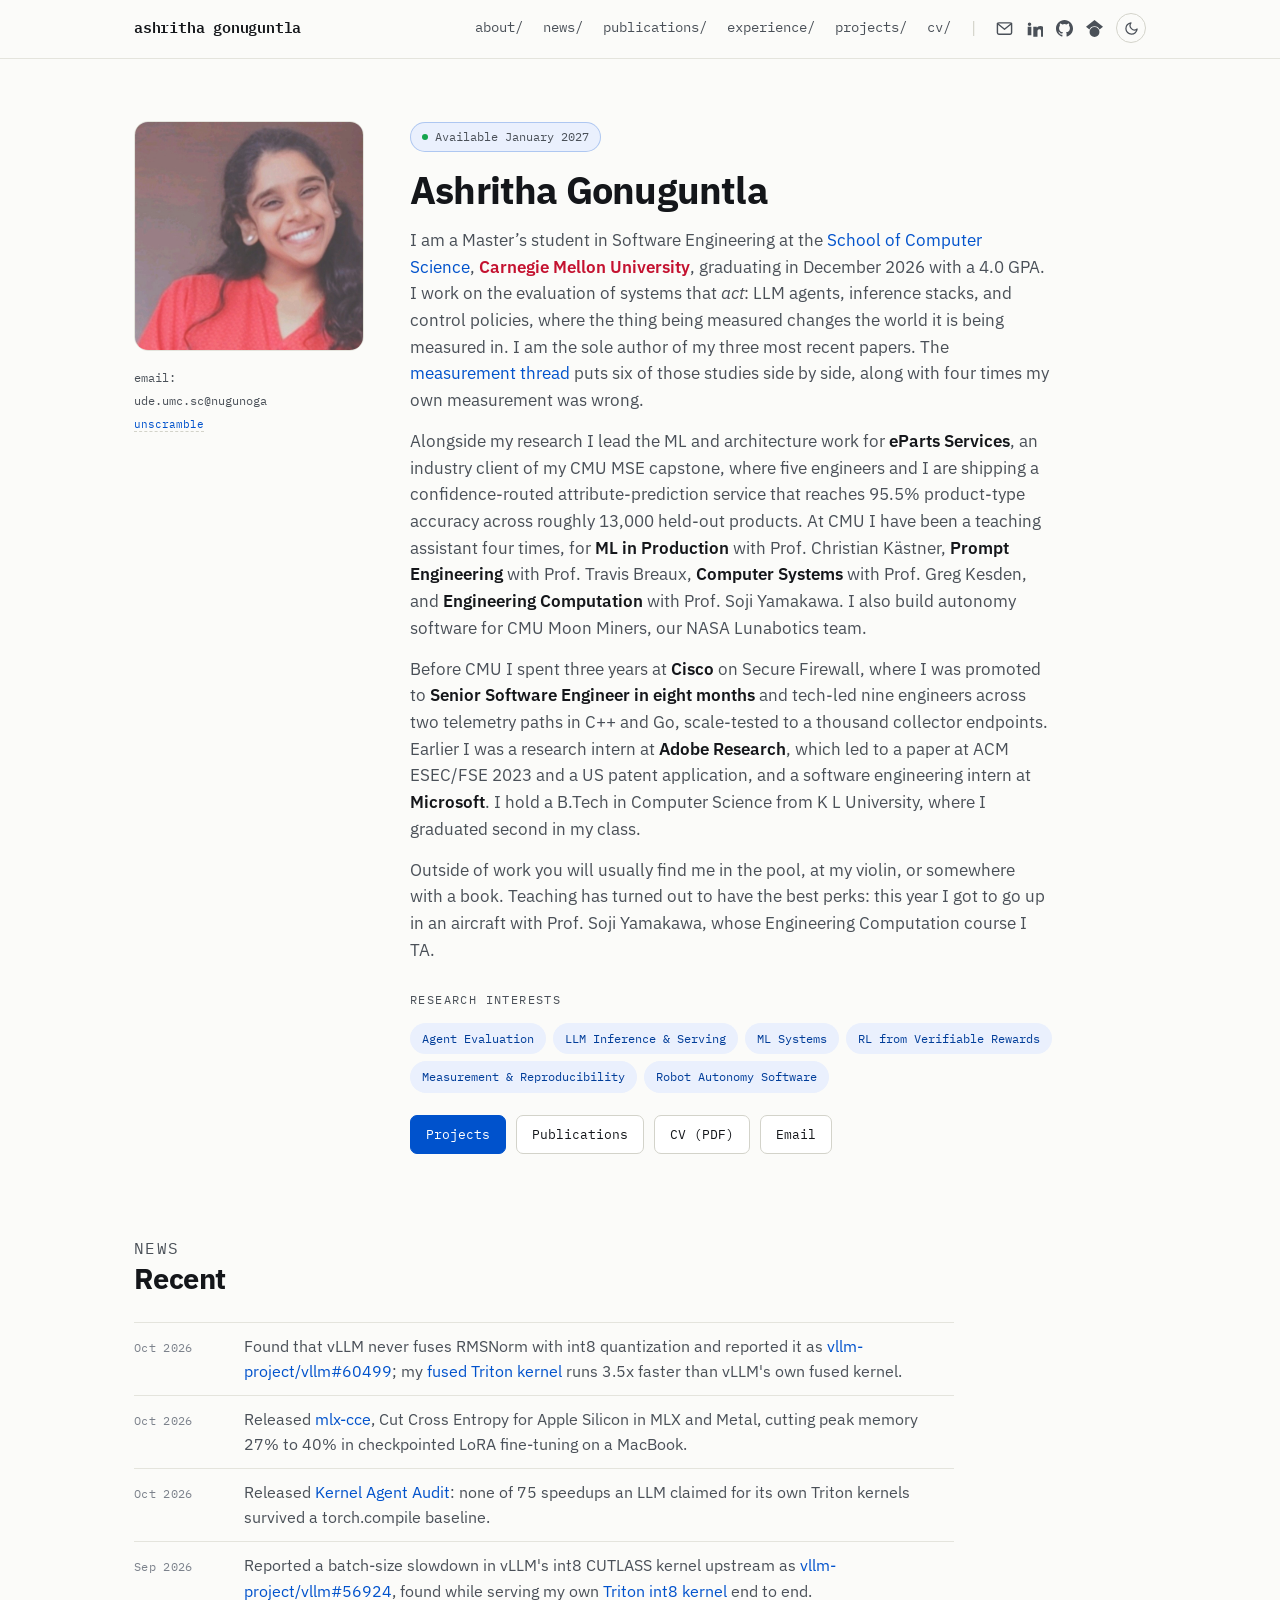
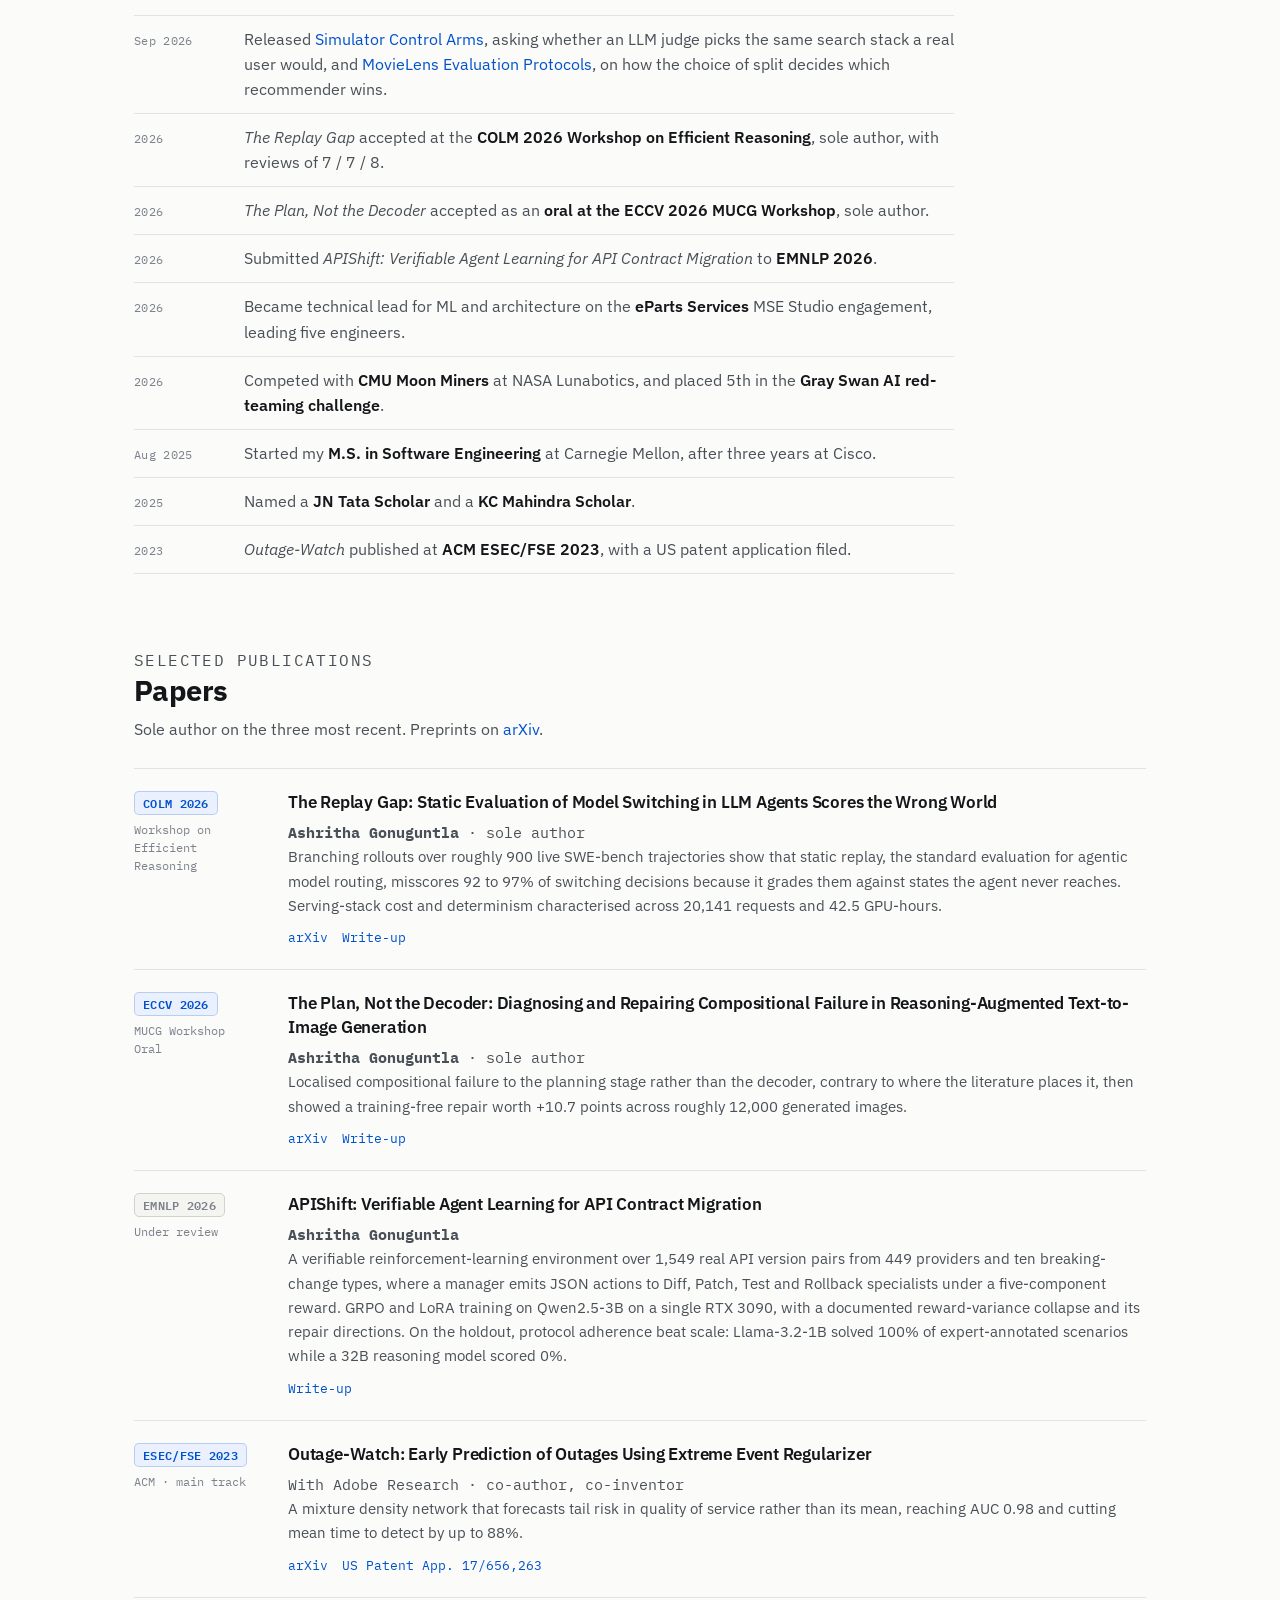
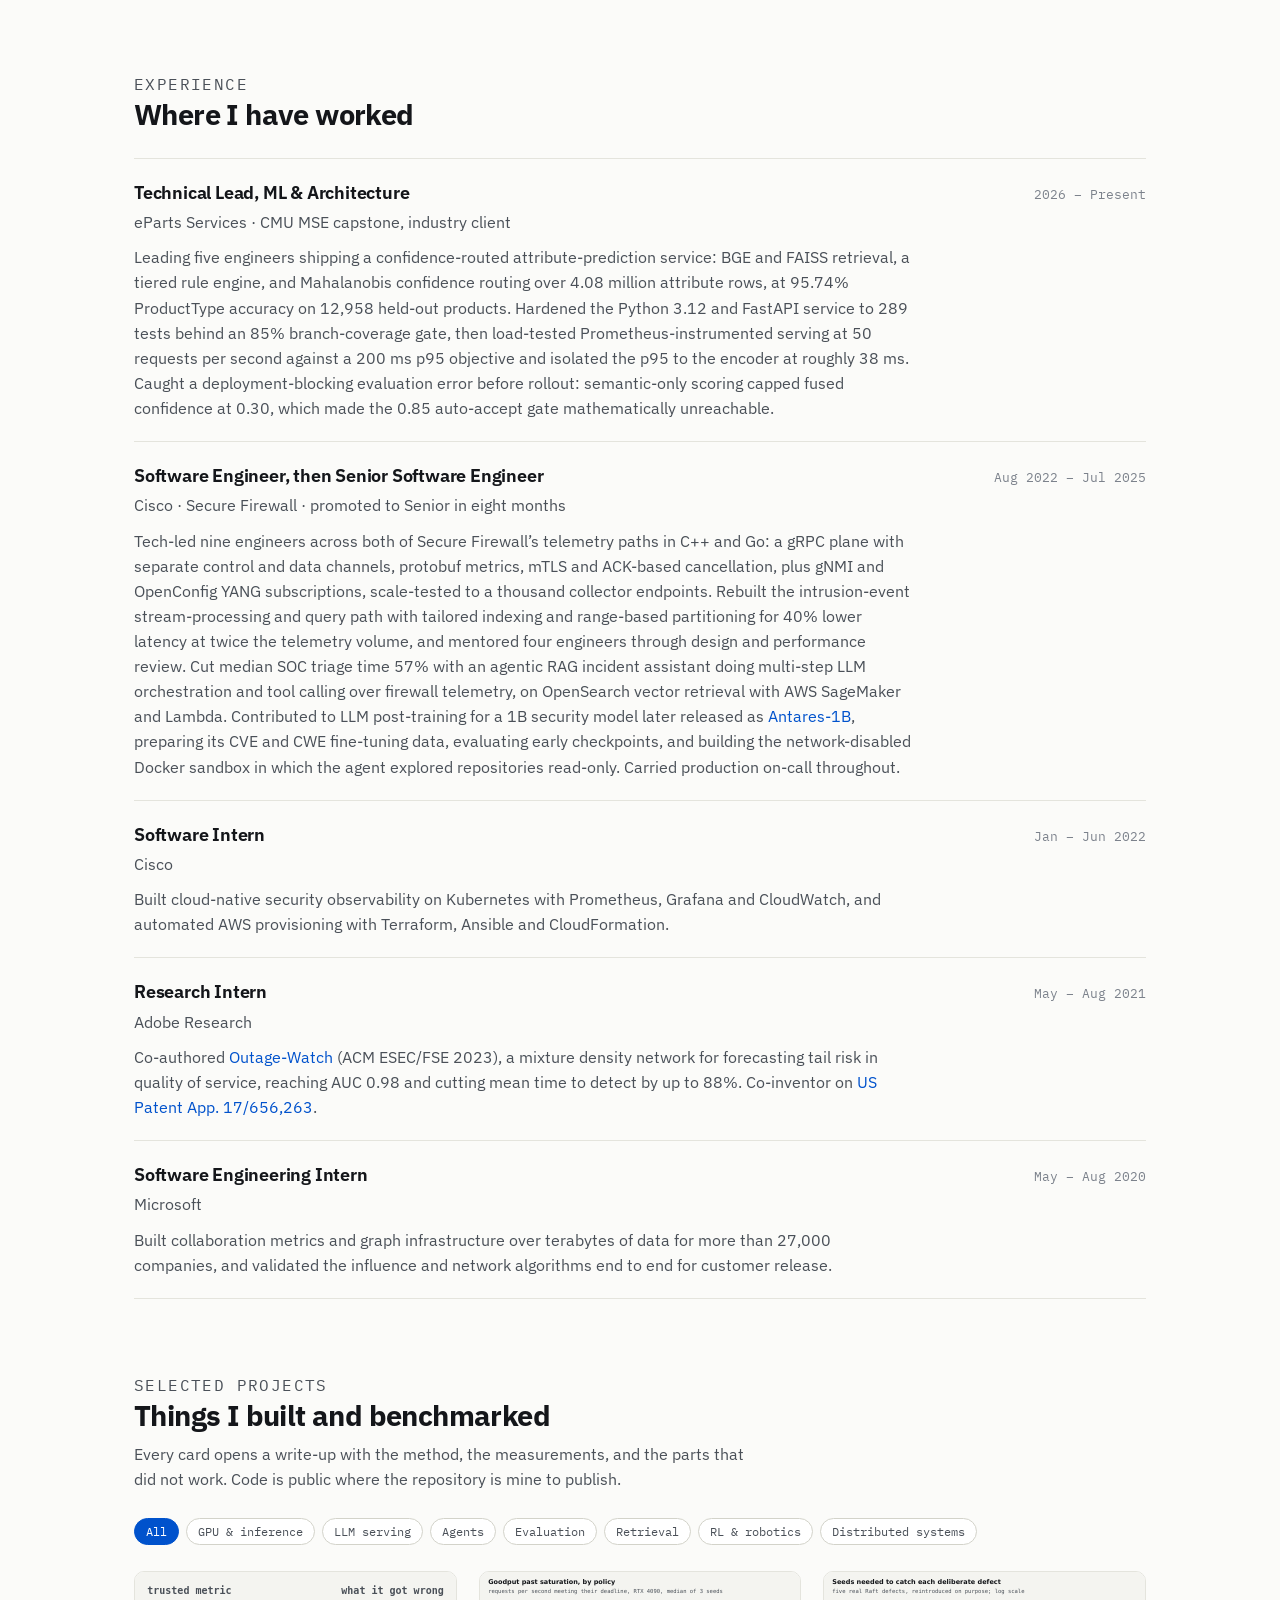
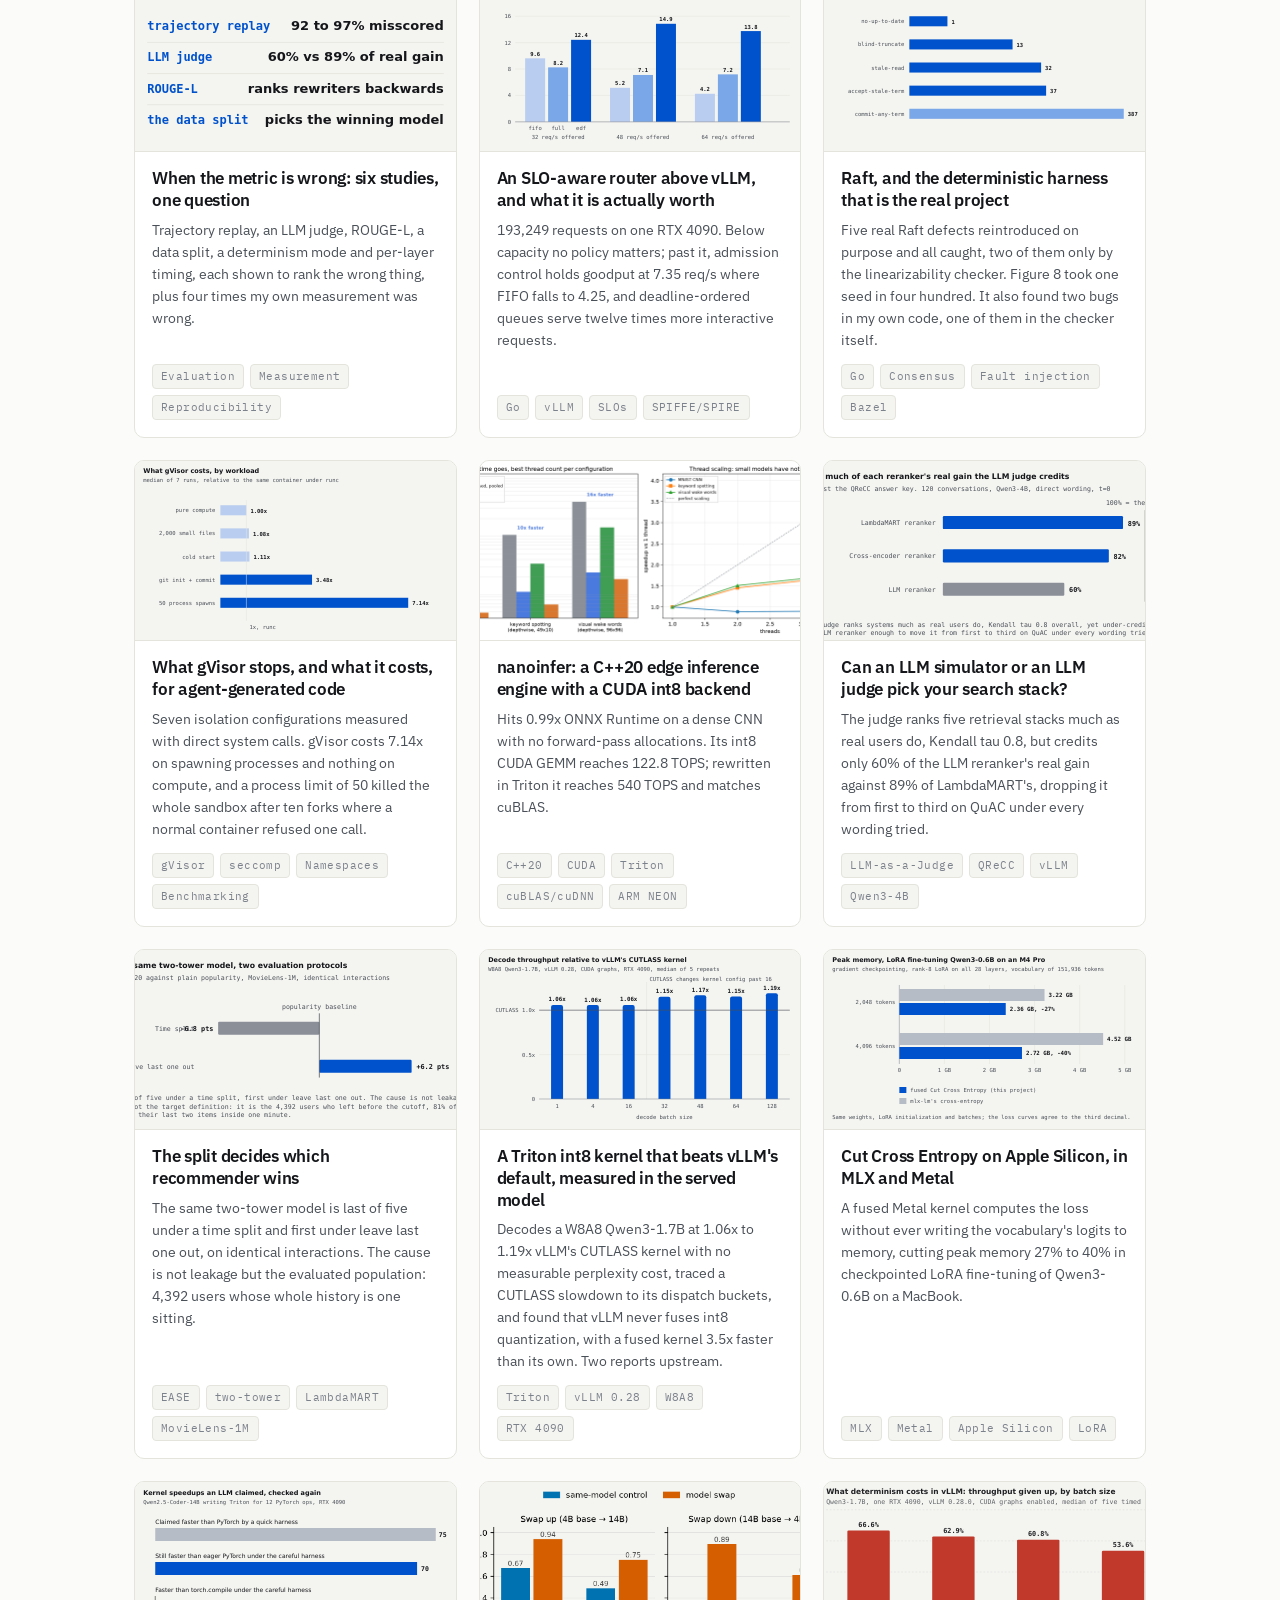
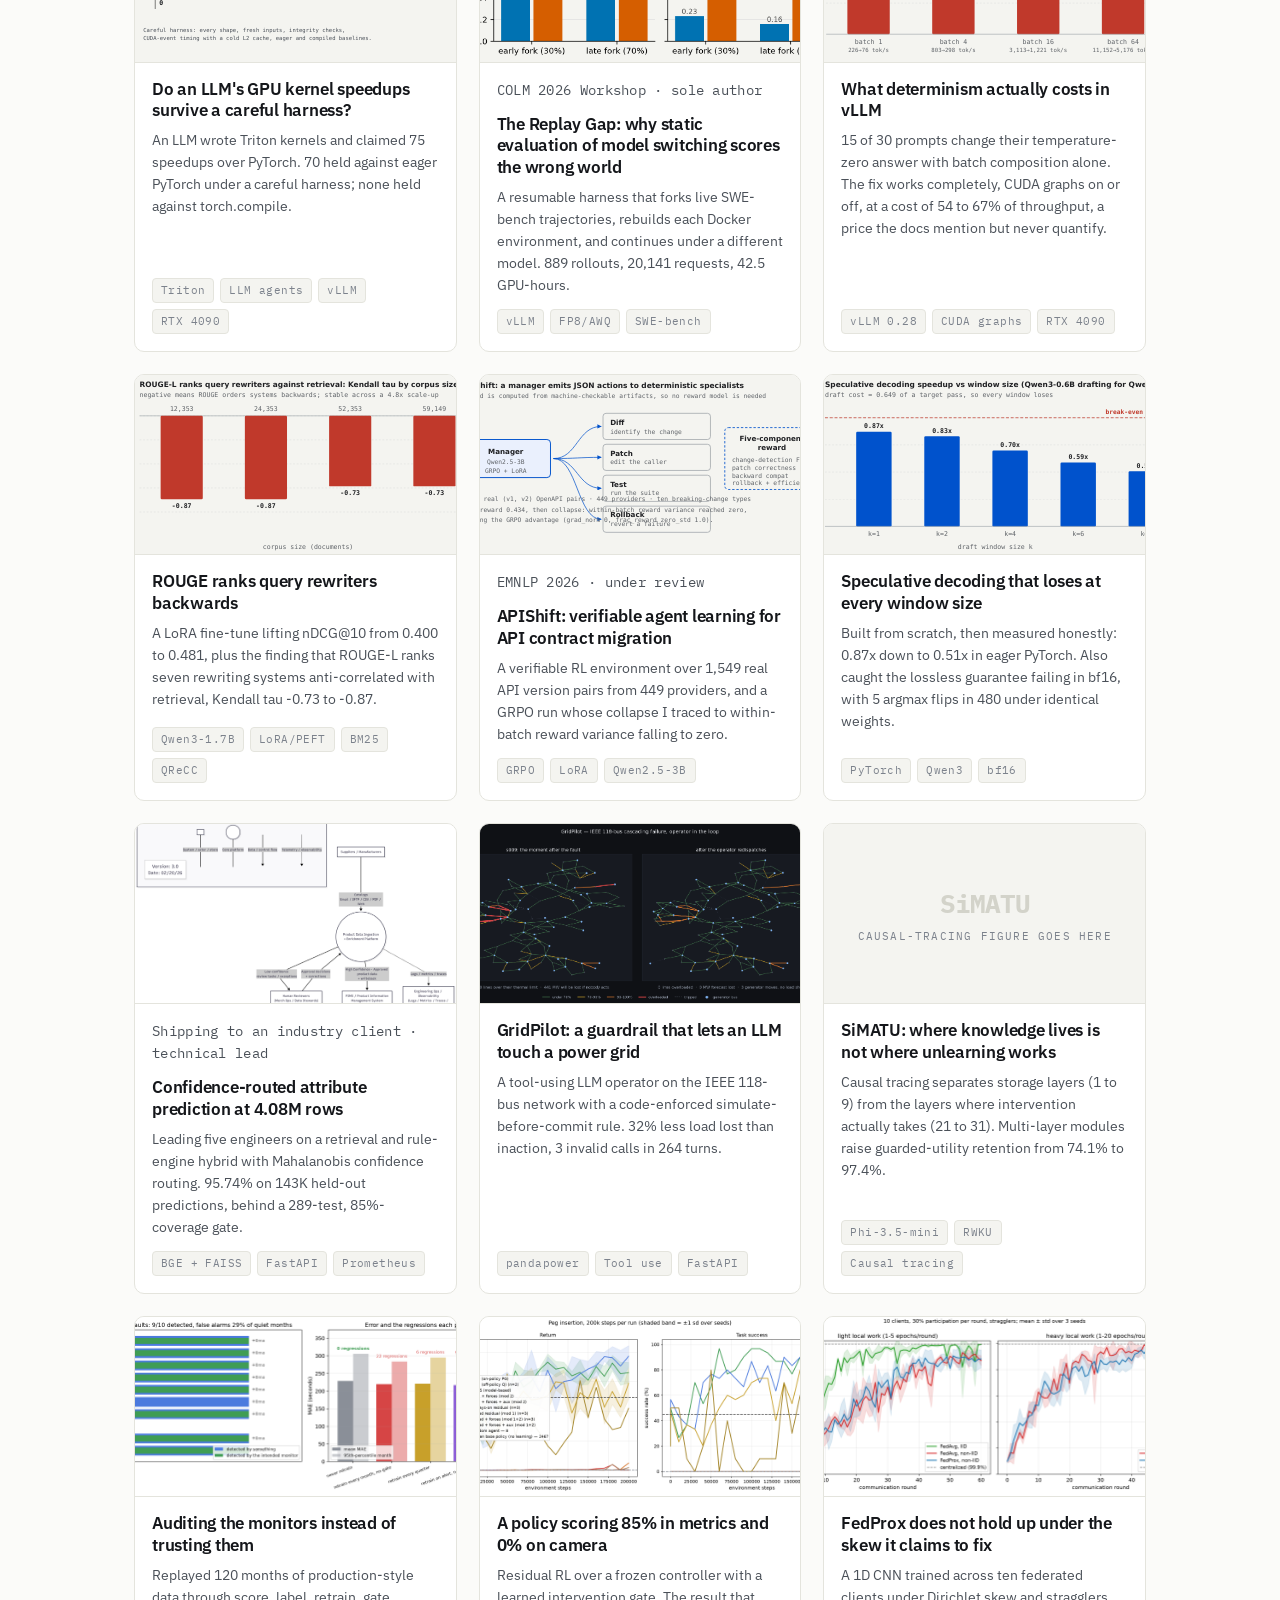
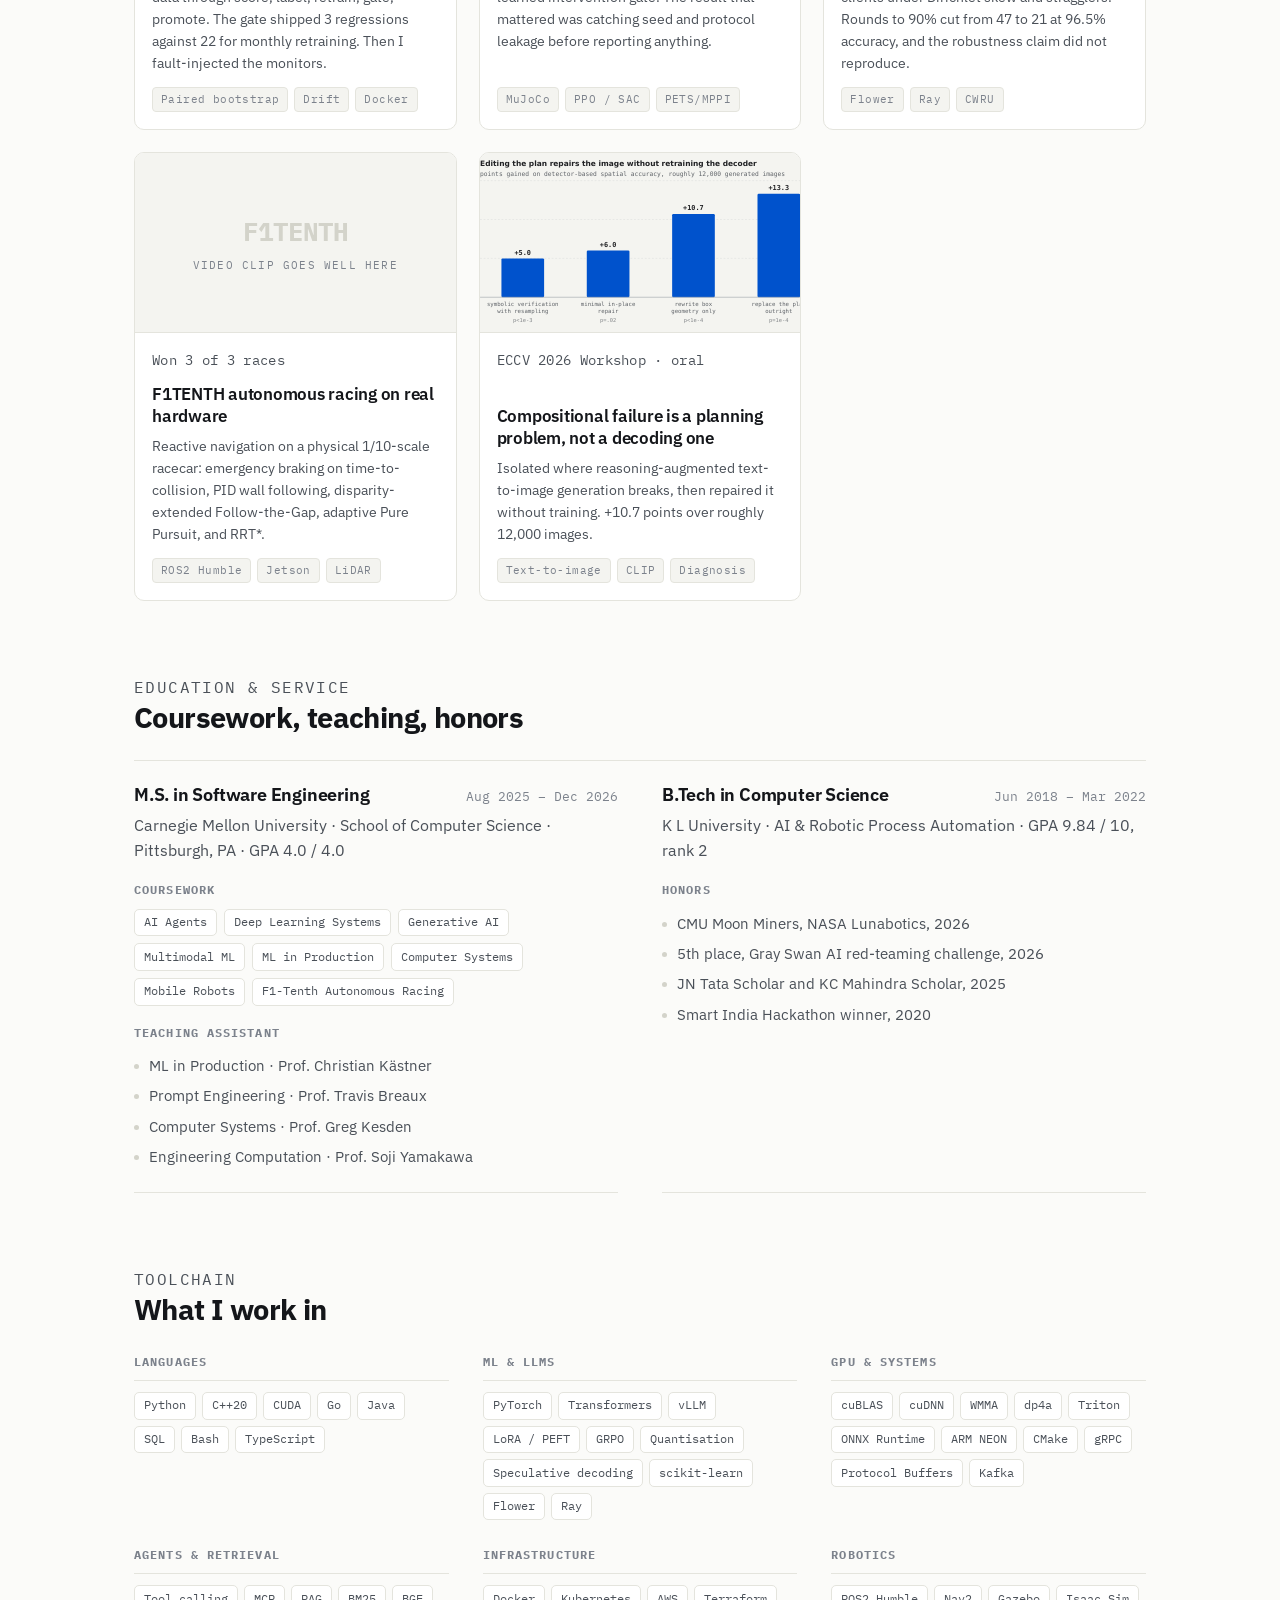
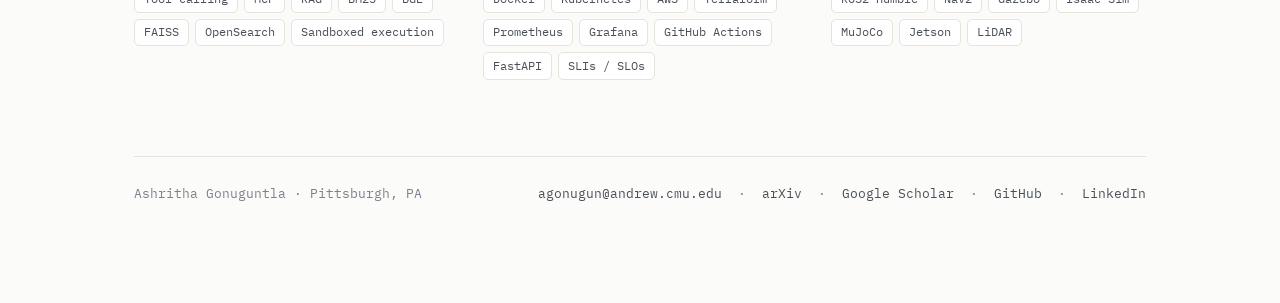
<file: index.html>
<!DOCTYPE html>
<html lang="en">
<head>
<meta charset="utf-8">
<meta name="viewport" content="width=device-width, initial-scale=1">
<title>Ashritha Gonuguntla</title>
<meta name="description" content="Ashritha Gonuguntla, M.S. in Software Engineering at Carnegie Mellon University. Research on the evaluation of systems that act: LLM agents, inference stacks, and control policies.">
<meta property="og:title" content="Ashritha Gonuguntla">
<meta property="og:description" content="Research on the evaluation of systems that act. Agent evaluation, LLM serving, CUDA inference, distributed telemetry.">
<meta property="og:type" content="website">
<link rel="icon" href="assets/img/favicon.svg" type="image/svg+xml">
<link rel="preconnect" href="https://fonts.googleapis.com">
<link rel="preconnect" href="https://fonts.gstatic.com" crossorigin>
<link href="https://fonts.googleapis.com/css2?family=IBM+Plex+Mono:wght@400;500;600&family=IBM+Plex+Sans:ital,wght@0,400;0,500;0,600;0,700;1,400&display=swap" rel="stylesheet">
<link rel="stylesheet" href="assets/css/site.css">
</head>
<body>

<nav class="nav">
  <div class="nav__inner">
    <a href="index.html" class="nav__name">ashritha gonuguntla</a>
    <button class="nav__burger" aria-label="Menu" aria-expanded="false"><span></span><span></span><span></span></button>
    <div class="nav__right">
      <a href="#about" class="nav__link">about/</a>
      <a href="#news" class="nav__link">news/</a>
      <a href="#publications" class="nav__link">publications/</a>
      <a href="#experience" class="nav__link">experience/</a>
      <a href="#projects" class="nav__link">projects/</a>
      <a href="Ashritha_Gonuguntla_CV.pdf" target="_blank" class="nav__link">cv/</a>
      <span class="nav__div">|</span>
      <div class="nav__icons">
        <a href="mailto:agonugun@andrew.cmu.edu" aria-label="Email" title="agonugun@andrew.cmu.edu">
          <svg width="17" height="17" viewBox="0 0 24 24" fill="none" stroke="currentColor" stroke-width="2" stroke-linecap="round" stroke-linejoin="round"><rect x="2" y="4" width="20" height="16" rx="2"/><path d="M22 5l-10 8L2 5"/></svg>
        </a>
        <a href="https://linkedin.com/in/ashrithagonuguntla" target="_blank" rel="noopener" aria-label="LinkedIn">
          <svg width="17" height="17" viewBox="0 0 24 24" fill="currentColor"><path d="M4.98 3.5a2.5 2.5 0 1 1 0 5 2.5 2.5 0 0 1 0-5zM2.4 21.5h5.16V9.4H2.4v12.1zM10.3 9.4h4.94v1.66h.07c.69-1.24 2.37-2.55 4.88-2.55 5.22 0 6.18 3.24 6.18 7.46v7.53h-5.15v-6.68c0-1.6-.03-3.65-2.32-3.65-2.32 0-2.68 1.74-2.68 3.53v6.8H10.3V9.4z"/></svg>
        </a>
        <a href="https://github.com/AshrithaG" target="_blank" rel="noopener" aria-label="GitHub">
          <svg width="17" height="17" viewBox="0 0 24 24" fill="currentColor"><path d="M12 0C5.37 0 0 5.37 0 12c0 5.3 3.44 9.8 8.2 11.39.6.11.82-.26.82-.58 0-.28-.01-1.04-.01-2.04-3.34.72-4.04-1.61-4.04-1.61-.55-1.39-1.34-1.76-1.34-1.76-1.09-.74.08-.73.08-.73 1.2.08 1.84 1.24 1.84 1.24 1.07 1.83 2.81 1.3 3.5 1 .1-.78.42-1.3.76-1.6-2.67-.3-5.47-1.34-5.47-5.93 0-1.31.47-2.38 1.24-3.22-.14-.3-.54-1.52.1-3.18 0 0 1.01-.32 3.3 1.23a11.5 11.5 0 0 1 6 0c2.29-1.55 3.29-1.23 3.29-1.23.64 1.66.24 2.88.12 3.18.77.84 1.23 1.91 1.23 3.22 0 4.61-2.8 5.63-5.48 5.92.42.36.81 1.1.81 2.22 0 1.6-.01 2.9-.01 3.29 0 .32.21.69.83.57C20.57 21.8 24 17.3 24 12 24 5.37 18.63 0 12 0z"/></svg>
        </a>
        <a href="https://scholar.google.com/citations?hl=en&amp;user=d0pZ2-QAAAAJ" target="_blank" rel="noopener" aria-label="Google Scholar" title="Google Scholar">
          <svg width="17" height="17" viewBox="0 0 24 24" fill="currentColor"><path d="M12 24a7 7 0 1 1 0-14 7 7 0 0 1 0 14zm0-24L0 9.5l4.84 3.77A7.99 7.99 0 0 1 12 9a7.99 7.99 0 0 1 7.16 4.27L24 9.5 12 0z"/></svg>
        </a>
        <button class="nav__toggle" aria-label="Toggle theme"></button>
      </div>
    </div>
  </div>
  <div class="scrollbar"></div>
</nav>

<main class="wrap">

  <!-- ============ ABOUT ============ -->
  <section class="hero" id="about">
    <div class="hero__photo">
      <!-- Drop a square photo at assets/img/profile.jpg and it appears. Until then the
           placeholder below shows instead; site.js does the swap on load error. -->
      <img class="hero__img" src="assets/img/profile.jpg" alt="Ashritha Gonuguntla">
      <div class="hero__ph" hidden><b>AG</b>add photo at<br>assets/img/profile.jpg</div>

      <p class="hero__mail">
        email:<br>
        <span class="scram" data-rev="ude.umc.sc@nugunoga">ude.umc.sc@nugunoga</span><br>
        <button class="unscram" type="button">unscramble</button>
      </p>
    </div>

    <div class="hero__text">
      <span class="avail"><i></i>Available January 2027</span>
      <h1>Ashritha Gonuguntla</h1>

      <p>
        I am a Master&rsquo;s student in Software Engineering at the
        <a href="https://www.cmu.edu/scs/" target="_blank" rel="noopener">School of Computer Science</a>,
        <a href="https://www.cmu.edu/" target="_blank" rel="noopener"><span class="cmu-red">Carnegie Mellon University</span></a>,
        graduating in December 2026 with a 4.0 GPA. I work on the evaluation of systems that
        <em>act</em>: LLM agents, inference stacks, and control policies, where the thing being
        measured changes the world it is being measured in. I am the sole author of my three most
        recent papers. The <a href="projects/projects.html?p=measurement">measurement thread</a>
        puts six of those studies side by side, along with four times my own measurement was wrong.
      </p>

      <p>
        Alongside my research I lead the ML and architecture work for <strong>eParts
        Services</strong>, an industry client of my CMU MSE capstone, where five engineers and I are
        shipping a confidence-routed attribute-prediction service that reaches 95.5% product-type
        accuracy across roughly 13,000 held-out products.
        At CMU I have been a teaching assistant four times, for <strong>ML in Production</strong>
        with Prof. Christian K&auml;stner, <strong>Prompt Engineering</strong> with Prof. Travis
        Breaux, <strong>Computer Systems</strong> with Prof. Greg Kesden, and <strong>Engineering
        Computation</strong> with Prof. Soji Yamakawa. I also build autonomy software for CMU
        Moon Miners, our NASA Lunabotics team.
      </p>

      <p>
        Before CMU I spent three years at <strong>Cisco</strong> on Secure Firewall, where I was
        promoted to <strong>Senior Software Engineer in eight months</strong> and tech-led nine
        engineers across two telemetry paths in C++ and Go, scale-tested to a thousand collector
        endpoints. Earlier I was a research intern at <strong>Adobe Research</strong>, which led to a
        paper at ACM ESEC/FSE 2023 and a US patent application, and a software engineering intern at
        <strong>Microsoft</strong>. I hold a B.Tech in Computer Science from K L University, where I
        graduated second in my class.
      </p>

      <p>
        Outside of work you will usually find me in the pool, at my violin, or somewhere with a book.
        Teaching has turned out to have the best perks: this year I got to go up in an aircraft with
        Prof. Soji Yamakawa, whose Engineering Computation course I TA.
      </p>

      <p class="kicker" style="margin-top:26px">Research interests</p>
      <div class="chips">
        <span>Agent Evaluation</span>
        <span>LLM Inference &amp; Serving</span>
        <span>ML Systems</span>
        <span>RL from Verifiable Rewards</span>
        <span>Measurement &amp; Reproducibility</span>
        <span>Robot Autonomy Software</span>
      </div>

      <div class="hero__cta">
        <a class="btn btn--solid" href="#projects">Projects</a>
        <a class="btn" href="#publications">Publications</a>
        <a class="btn" href="Ashritha_Gonuguntla_CV.pdf" target="_blank">CV (PDF)</a>
        <a class="btn" href="mailto:agonugun@andrew.cmu.edu">Email</a>
      </div>
    </div>
  </section>

  <!-- ============ NEWS ============ -->
  <div class="section-head" id="news">
    <p class="kicker">News</p>
    <h2>Recent</h2>
  </div>

  <!-- REPLACE: add the exact months. Every item below is taken from your own CV, but only the
       Aug 2025 date is stated there, so the rest are years only. Fill them in before sharing. -->
  <ul class="news">
    <li><span class="news__d">Oct 2026</span>
      <span class="news__t">Found that vLLM never fuses RMSNorm with int8 quantization and reported it as
      <a href="https://github.com/vllm-project/vllm/issues/60499" target="_blank" rel="noopener">vllm-project/vllm#60499</a>;
      my <a href="projects/projects.html?p=int8-linear">fused Triton kernel</a> runs 3.5x faster than vLLM's own fused kernel.</span></li>
    <li><span class="news__d">Oct 2026</span>
      <span class="news__t">Released <a href="projects/projects.html?p=mlx-cce">mlx-cce</a>, Cut Cross Entropy for Apple
      Silicon in MLX and Metal, cutting peak memory 27% to 40% in checkpointed LoRA fine-tuning on a MacBook.</span></li>
    <li><span class="news__d">Oct 2026</span>
      <span class="news__t">Released <a href="projects/projects.html?p=kernel-agent-audit">Kernel Agent Audit</a>: none of
      75 speedups an LLM claimed for its own Triton kernels survived a torch.compile baseline.</span></li>
    <li><span class="news__d">Sep 2026</span>
      <span class="news__t">Reported a batch-size slowdown in vLLM's int8 CUTLASS kernel upstream as
      <a href="https://github.com/vllm-project/vllm/issues/56924" target="_blank" rel="noopener">vllm-project/vllm#56924</a>,
      found while serving my own <a href="projects/projects.html?p=int8-linear">Triton int8 kernel</a> end to end.</span></li>
    <li><span class="news__d">Sep 2026</span>
      <span class="news__t">Released <a href="projects/projects.html?p=simulator-control-arms">Simulator Control Arms</a>,
      asking whether an LLM judge picks the same search stack a real user would, and
      <a href="projects/projects.html?p=movielens-evaluation-protocols">MovieLens Evaluation Protocols</a>,
      on how the choice of split decides which recommender wins.</span></li>
    <li><span class="news__d">2026</span>
      <span class="news__t"><em>The Replay Gap</em> accepted at the <strong>COLM 2026 Workshop on Efficient Reasoning</strong>,
      sole author, with reviews of 7 / 7 / 8.</span></li>
    <li><span class="news__d">2026</span>
      <span class="news__t"><em>The Plan, Not the Decoder</em> accepted as an <strong>oral at the ECCV 2026 MUCG
      Workshop</strong>, sole author.</span></li>
    <li><span class="news__d">2026</span>
      <span class="news__t">Submitted <em>APIShift: Verifiable Agent Learning for API Contract Migration</em> to
      <strong>EMNLP 2026</strong>.</span></li>
    <li><span class="news__d">2026</span>
      <span class="news__t">Became technical lead for ML and architecture on the <strong>eParts Services</strong> MSE
      Studio engagement, leading five engineers.</span></li>
    <li><span class="news__d">2026</span>
      <span class="news__t">Competed with <strong>CMU Moon Miners</strong> at NASA Lunabotics, and placed 5th in the
      <strong>Gray Swan AI red-teaming challenge</strong>.</span></li>
    <li><span class="news__d">Aug 2025</span>
      <span class="news__t">Started my <strong>M.S. in Software Engineering</strong> at Carnegie Mellon, after three years
      at Cisco.</span></li>
    <li><span class="news__d">2025</span>
      <span class="news__t">Named a <strong>JN Tata Scholar</strong> and a <strong>KC Mahindra Scholar</strong>.</span></li>
    <li><span class="news__d">2023</span>
      <span class="news__t"><em>Outage-Watch</em> published at <strong>ACM ESEC/FSE 2023</strong>, with a US patent
      application filed.</span></li>
  </ul>

  <!-- ============ PUBLICATIONS ============ -->
  <div class="section-head" id="publications">
    <p class="kicker">Selected publications</p>
    <h2>Papers</h2>
    <p>Sole author on the three most recent. Preprints on <a href="https://arxiv.org/search/?searchtype=author&amp;query=Gonuguntla%2C+A" target="_blank" rel="noopener">arXiv</a>.</p>
  </div>

  <div class="pubs">

    <article class="pub">
      <div class="pub__venue">
        <span class="pub__badge">COLM 2026</span>
        <span class="pub__year">Workshop on<br>Efficient Reasoning</span>
      </div>
      <div>
        <h3><a href="https://arxiv.org/abs/2608.08239" target="_blank" rel="noopener">The Replay Gap: Static Evaluation of Model Switching in LLM Agents Scores the Wrong World</a></h3>
        <p class="pub__meta"><strong>Ashritha Gonuguntla</strong> &middot; sole author</p>
        <p>Branching rollouts over roughly 900 live SWE-bench trajectories show that static replay,
           the standard evaluation for agentic model routing, misscores 92 to 97% of switching
           decisions because it grades them against states the agent never reaches. Serving-stack
           cost and determinism characterised across 20,141 requests and 42.5 GPU-hours.</p>
        <div class="pub__links">
          <a href="https://arxiv.org/abs/2608.08239" target="_blank" rel="noopener">arXiv</a>
          <a href="projects/projects.html?p=replay-gap">Write-up</a>
        </div>
      </div>
    </article>

    <article class="pub">
      <div class="pub__venue">
        <span class="pub__badge">ECCV 2026</span>
        <span class="pub__year">MUCG Workshop<br>Oral</span>
      </div>
      <div>
        <h3><a href="https://arxiv.org/abs/2608.21713" target="_blank" rel="noopener">The Plan, Not the Decoder: Diagnosing and Repairing Compositional Failure in Reasoning-Augmented Text-to-Image Generation</a></h3>
        <p class="pub__meta"><strong>Ashritha Gonuguntla</strong> &middot; sole author</p>
        <p>Localised compositional failure to the planning stage rather than the decoder, contrary to
           where the literature places it, then showed a training-free repair worth +10.7 points
           across roughly 12,000 generated images.</p>
        <div class="pub__links">
          <a href="https://arxiv.org/abs/2608.21713" target="_blank" rel="noopener">arXiv</a>
          <a href="projects/projects.html?p=plan-not-the-decoder">Write-up</a>
        </div>
      </div>
    </article>

    

    <article class="pub">
      <div class="pub__venue">
        <span class="pub__badge pub__badge--review">EMNLP 2026</span>
        <span class="pub__year">Under review</span>
      </div>
      <div>
        <h3>APIShift: Verifiable Agent Learning for API Contract Migration</h3>
        <p class="pub__meta"><strong>Ashritha Gonuguntla</strong></p>
        <p>A verifiable reinforcement-learning environment over 1,549 real API version pairs from 449
           providers and ten breaking-change types, where a manager emits JSON actions to Diff,
           Patch, Test and Rollback specialists under a five-component reward. GRPO and LoRA training
           on Qwen2.5-3B on a single RTX 3090, with a documented reward-variance collapse and its
           repair directions. On the holdout, protocol adherence beat scale: Llama-3.2-1B solved 100%
           of expert-annotated scenarios while a 32B reasoning model scored 0%.</p>
        <div class="pub__links"><a href="projects/projects.html?p=apishift">Write-up</a></div>
      </div>
    </article>


    <article class="pub">
      <div class="pub__venue">
        <span class="pub__badge">ESEC/FSE 2023</span>
        <span class="pub__year">ACM &middot; main track</span>
      </div>
      <div>
        <h3><a href="https://arxiv.org/abs/2309.17340" target="_blank" rel="noopener">Outage-Watch: Early Prediction of Outages Using Extreme Event Regularizer</a></h3>
        <p class="pub__meta">With Adobe Research &middot; co-author, co-inventor</p>
        <p>A mixture density network that forecasts tail risk in quality of service rather than its
           mean, reaching AUC 0.98 and cutting mean time to detect by up to 88%.</p>
        <div class="pub__links">
          <a href="https://arxiv.org/abs/2309.17340" target="_blank" rel="noopener">arXiv</a>
          <a href="https://patents.google.com/patent/US20230306318A1/en" target="_blank" rel="noopener">US Patent App. 17/656,263</a>
        </div>
      </div>
    </article>

  </div>

  <!-- ============ EXPERIENCE ============ -->
  <div class="section-head" id="experience">
    <p class="kicker">Experience</p>
    <h2>Where I have worked</h2>
  </div>

  <div class="xpp">

    <article class="xpp__item">
      <div class="xpp__head">
        <h3>Technical Lead, ML &amp; Architecture</h3>
        <span class="xpp__date">2026 &ndash; Present</span>
      </div>
      <p class="xpp__org">eParts Services &middot; CMU MSE capstone, industry client</p>
      <p>
        Leading five engineers shipping a confidence-routed attribute-prediction service: BGE and
        FAISS retrieval, a tiered rule engine, and Mahalanobis confidence routing over 4.08 million
        attribute rows, at 95.74% ProductType accuracy on 12,958 held-out products. Hardened the
        Python 3.12 and FastAPI service to 289 tests behind an 85% branch-coverage gate, then
        load-tested Prometheus-instrumented serving at 50 requests per second against a 200 ms p95
        objective and isolated the p95 to the encoder at roughly 38 ms. Caught a deployment-blocking
        evaluation error before rollout: semantic-only scoring capped fused confidence at 0.30,
        which made the 0.85 auto-accept gate mathematically unreachable.
      </p>
    </article>

    <article class="xpp__item">
      <div class="xpp__head">
        <h3>Software Engineer, then Senior Software Engineer</h3>
        <span class="xpp__date">Aug 2022 &ndash; Jul 2025</span>
      </div>
      <p class="xpp__org">Cisco &middot; Secure Firewall &middot; promoted to Senior in eight months</p>
      <p>
        Tech-led nine engineers across both of Secure Firewall&rsquo;s telemetry paths in C++ and Go:
        a gRPC plane with separate control and data channels, protobuf metrics, mTLS and ACK-based
        cancellation, plus gNMI and OpenConfig YANG subscriptions, scale-tested to a thousand
        collector endpoints. Rebuilt the intrusion-event stream-processing and query path with
        tailored indexing and range-based partitioning for 40% lower latency at twice the telemetry
        volume, and mentored four engineers through design and performance review. Cut median SOC
        triage time 57% with an agentic RAG incident assistant doing multi-step LLM orchestration and
        tool calling over firewall telemetry, on OpenSearch vector retrieval with AWS SageMaker and
        Lambda. Contributed to LLM post-training for a 1B security model later released as
        <a href="https://huggingface.co/fdtn-ai/antares-1b" target="_blank" rel="noopener">Antares-1B</a>,
        preparing its CVE and CWE fine-tuning data, evaluating early checkpoints, and building the
        network-disabled Docker sandbox in which the agent explored repositories read-only. Carried
        production on-call throughout.
      </p>
    </article>

    <article class="xpp__item">
      <div class="xpp__head">
        <h3>Software Intern</h3>
        <span class="xpp__date">Jan &ndash; Jun 2022</span>
      </div>
      <p class="xpp__org">Cisco</p>
      <p>
        Built cloud-native security observability on Kubernetes with Prometheus, Grafana and
        CloudWatch, and automated AWS provisioning with Terraform, Ansible and CloudFormation.
      </p>
    </article>

    <article class="xpp__item">
      <div class="xpp__head">
        <h3>Research Intern</h3>
        <span class="xpp__date">May &ndash; Aug 2021</span>
      </div>
      <p class="xpp__org">Adobe Research</p>
      <p>
        Co-authored <a href="https://arxiv.org/abs/2309.17340" target="_blank" rel="noopener">Outage-Watch</a>
        (ACM ESEC/FSE 2023), a mixture density network for forecasting tail risk in quality of
        service, reaching AUC 0.98 and cutting mean time to detect by up to 88%. Co-inventor on
        <a href="https://patents.google.com/patent/US20230306318A1/en" target="_blank" rel="noopener">US Patent App. 17/656,263</a>.
      </p>
    </article>

    <article class="xpp__item">
      <div class="xpp__head">
        <h3>Software Engineering Intern</h3>
        <span class="xpp__date">May &ndash; Aug 2020</span>
      </div>
      <p class="xpp__org">Microsoft</p>
      <p>
        Built collaboration metrics and graph infrastructure over terabytes of data for more than
        27,000 companies, and validated the influence and network algorithms end to end for customer
        release.
      </p>
    </article>

  </div>

  <!-- ============ PROJECTS ============ -->
  <div class="section-head" id="projects">
    <p class="kicker">Selected projects</p>
    <h2>Things I built and benchmarked</h2>
    <p>Every card opens a write-up with the method, the measurements, and the parts that did not work.
       Code is public where the repository is mine to publish.</p>
  </div>

  <div class="filters">
    <button class="filter on" data-filter="all">All</button>
    <button class="filter" data-filter="gpu">GPU &amp; inference</button>
    <button class="filter" data-filter="serving">LLM serving</button>
    <button class="filter" data-filter="agents">Agents</button>
    <button class="filter" data-filter="eval">Evaluation</button>
    <button class="filter" data-filter="retrieval">Retrieval</button>
    <button class="filter" data-filter="rl">RL &amp; robotics</button>
    <button class="filter" data-filter="distributed">Distributed systems</button>
  </div>

  <div class="grid">

    <a class="card" href="projects/projects.html?p=measurement" data-tags="eval|serving|retrieval|agents">
      <div class="card__media"><img src="projects/measurement/images/hero.svg" alt=""></div>
      <div class="card__body">
        <h3 class="card__title">When the metric is wrong: six studies, one question</h3>
        <p>Trajectory replay, an LLM judge, ROUGE-L, a data split, a determinism mode and per-layer
           timing, each shown to rank the wrong thing, plus four times my own measurement was wrong.</p>
        <div class="card__tags"><span class="tag">Evaluation</span><span class="tag">Measurement</span><span class="tag">Reproducibility</span></div>
      </div>
    </a>

    <a class="card" href="projects/projects.html?p=serving-control-plane" data-tags="serving|distributed|eval|gpu">
      <div class="card__media"><img src="projects/serving-control-plane/images/hero.svg" alt=""></div>
      <div class="card__body">
        <h3 class="card__title">An SLO-aware router above vLLM, and what it is actually worth</h3>
        <p>193,249 requests on one RTX 4090. Below capacity no policy matters; past it, admission
           control holds goodput at 7.35 req/s where FIFO falls to 4.25, and deadline-ordered queues
           serve twelve times more interactive requests.</p>
        <div class="card__tags"><span class="tag">Go</span><span class="tag">vLLM</span><span class="tag">SLOs</span><span class="tag">SPIFFE/SPIRE</span></div>
      </div>
    </a>

    <a class="card" href="projects/projects.html?p=raft-control-plane" data-tags="distributed|eval">
      <div class="card__media"><img src="projects/raft-control-plane/images/hero.svg" alt=""></div>
      <div class="card__body">
        <h3 class="card__title">Raft, and the deterministic harness that is the real project</h3>
        <p>Five real Raft defects reintroduced on purpose and all caught, two of them only by the
           linearizability checker. Figure 8 took one seed in four hundred. It also found two bugs in
           my own code, one of them in the checker itself.</p>
        <div class="card__tags"><span class="tag">Go</span><span class="tag">Consensus</span><span class="tag">Fault injection</span><span class="tag">Bazel</span></div>
      </div>
    </a>

    <a class="card" href="projects/projects.html?p=agent-sandbox-bench" data-tags="agents|eval|distributed">
      <div class="card__media"><img src="projects/agent-sandbox-bench/images/hero.svg" alt=""></div>
      <div class="card__body">
        <h3 class="card__title">What gVisor stops, and what it costs, for agent-generated code</h3>
        <p>Seven isolation configurations measured with direct system calls. gVisor costs 7.14x on
           spawning processes and nothing on compute, and a process limit of 50 killed the whole
           sandbox after ten forks where a normal container refused one call.</p>
        <div class="card__tags"><span class="tag">gVisor</span><span class="tag">seccomp</span><span class="tag">Namespaces</span><span class="tag">Benchmarking</span></div>
      </div>
    </a>

    <a class="card" href="projects/projects.html?p=nanoinfer" data-tags="gpu|serving">
      <div class="card__media"><img src="projects/nanoinfer/images/hero.png" alt=""></div>
      <div class="card__body">
        <h3 class="card__title">nanoinfer: a C++20 edge inference engine with a CUDA int8 backend</h3>
        <p>Hits 0.99x ONNX Runtime on a dense CNN with no forward-pass allocations. Its int8 CUDA GEMM
           reaches 122.8 TOPS; rewritten in Triton it reaches 540 TOPS and matches cuBLAS.</p>
        <div class="card__tags"><span class="tag">C++20</span><span class="tag">CUDA</span><span class="tag">Triton</span><span class="tag">cuBLAS/cuDNN</span><span class="tag">ARM NEON</span></div>
      </div>
    </a>

    <a class="card" href="projects/projects.html?p=simulator-control-arms" data-tags="eval|agents|serving">
      <div class="card__media"><img src="projects/simulator-control-arms/images/hero.svg" alt=""></div>
      <div class="card__body">
        <h3 class="card__title">Can an LLM simulator or an LLM judge pick your search stack?</h3>
        <p>The judge ranks five retrieval stacks much as real users do, Kendall tau 0.8, but credits only
           60% of the LLM reranker's real gain against 89% of LambdaMART's, dropping it from first to third
           on QuAC under every wording tried.</p>
        <div class="card__tags"><span class="tag">LLM-as-a-Judge</span><span class="tag">QReCC</span><span class="tag">vLLM</span><span class="tag">Qwen3-4B</span></div>
      </div>
    </a>

    <a class="card" href="projects/projects.html?p=movielens-evaluation-protocols" data-tags="retrieval|eval">
      <div class="card__media"><img src="projects/movielens-evaluation-protocols/images/hero.svg" alt=""></div>
      <div class="card__body">
        <h3 class="card__title">The split decides which recommender wins</h3>
        <p>The same two-tower model is last of five under a time split and first under leave last one out,
           on identical interactions. The cause is not leakage but the evaluated population: 4,392 users
           whose whole history is one sitting.</p>
        <div class="card__tags"><span class="tag">EASE</span><span class="tag">two-tower</span><span class="tag">LambdaMART</span><span class="tag">MovieLens-1M</span></div>
      </div>
    </a>

    <a class="card" href="projects/projects.html?p=int8-linear" data-tags="gpu|serving">
      <div class="card__media"><img src="projects/int8-linear/images/hero.svg" alt=""></div>
      <div class="card__body">
        <h3 class="card__title">A Triton int8 kernel that beats vLLM's default, measured in the served model</h3>
        <p>Decodes a W8A8 Qwen3-1.7B at 1.06x to 1.19x vLLM's CUTLASS kernel with no measurable perplexity
           cost, traced a CUTLASS slowdown to its dispatch buckets, and found that vLLM never fuses int8
           quantization, with a fused kernel 3.5x faster than its own. Two reports upstream.</p>
        <div class="card__tags"><span class="tag">Triton</span><span class="tag">vLLM 0.28</span><span class="tag">W8A8</span><span class="tag">RTX 4090</span></div>
      </div>
    </a>

    <a class="card" href="projects/projects.html?p=mlx-cce" data-tags="gpu">
      <div class="card__media"><img src="projects/mlx-cce/images/hero.svg" alt=""></div>
      <div class="card__body">
        <h3 class="card__title">Cut Cross Entropy on Apple Silicon, in MLX and Metal</h3>
        <p>A fused Metal kernel computes the loss without ever writing the vocabulary's logits to memory,
           cutting peak memory 27% to 40% in checkpointed LoRA fine-tuning of Qwen3-0.6B on a MacBook.</p>
        <div class="card__tags"><span class="tag">MLX</span><span class="tag">Metal</span><span class="tag">Apple Silicon</span><span class="tag">LoRA</span></div>
      </div>
    </a>

    <a class="card" href="projects/projects.html?p=kernel-agent-audit" data-tags="gpu|eval|agents">
      <div class="card__media"><img src="projects/kernel-agent-audit/images/hero.svg" alt=""></div>
      <div class="card__body">
        <h3 class="card__title">Do an LLM's GPU kernel speedups survive a careful harness?</h3>
        <p>An LLM wrote Triton kernels and claimed 75 speedups over PyTorch. 70 held against eager PyTorch
           under a careful harness; none held against torch.compile.</p>
        <div class="card__tags"><span class="tag">Triton</span><span class="tag">LLM agents</span><span class="tag">vLLM</span><span class="tag">RTX 4090</span></div>
      </div>
    </a>

    <a class="card" href="projects/projects.html?p=replay-gap" data-tags="serving|eval|agents">
      <div class="card__media"><img src="projects/replay-gap/images/hero.png" alt=""></div>
      <div class="card__body">
        <p class="card__note">COLM 2026 Workshop &middot; sole author</p>
        <h3 class="card__title">The Replay Gap: why static evaluation of model switching scores the wrong world</h3>
        <p>A resumable harness that forks live SWE-bench trajectories, rebuilds each Docker environment,
           and continues under a different model. 889 rollouts, 20,141 requests, 42.5 GPU-hours.</p>
        <div class="card__tags"><span class="tag">vLLM</span><span class="tag">FP8/AWQ</span><span class="tag">SWE-bench</span></div>
      </div>
    </a>

    <a class="card" href="projects/projects.html?p=batch-invariance" data-tags="serving|gpu">
      <div class="card__media"><img src="projects/batch-invariance/images/hero.svg" alt=""></div>
      <div class="card__body">
        <h3 class="card__title">What determinism actually costs in vLLM</h3>
        <p>15 of 30 prompts change their temperature-zero answer with batch composition alone. The fix
           works completely, CUDA graphs on or off, at a cost of 54 to 67% of throughput, a price the docs mention but never quantify.</p>
        <div class="card__tags"><span class="tag">vLLM 0.28</span><span class="tag">CUDA graphs</span><span class="tag">RTX 4090</span></div>
      </div>
    </a>

    <a class="card" href="projects/projects.html?p=query-rewrite-eval" data-tags="retrieval|eval|serving">
      <div class="card__media"><img src="projects/query-rewrite-eval/images/hero.svg" alt=""></div>
      <div class="card__body">
        <h3 class="card__title">ROUGE ranks query rewriters backwards</h3>
        <p>A LoRA fine-tune lifting nDCG@10 from 0.400 to 0.481, plus the finding that ROUGE-L ranks
           seven rewriting systems anti-correlated with retrieval, Kendall tau -0.73 to -0.87.</p>
        <div class="card__tags"><span class="tag">Qwen3-1.7B</span><span class="tag">LoRA/PEFT</span><span class="tag">BM25</span><span class="tag">QReCC</span></div>
      </div>
    </a>

    <a class="card" href="projects/projects.html?p=apishift" data-tags="agents|eval">
      <div class="card__media"><img src="projects/apishift/images/hero.svg" alt=""></div>
      <div class="card__body">
        <p class="card__note">EMNLP 2026 &middot; under review</p>
        <h3 class="card__title">APIShift: verifiable agent learning for API contract migration</h3>
        <p>A verifiable RL environment over 1,549 real API version pairs from 449 providers, and a GRPO
           run whose collapse I traced to within-batch reward variance falling to zero.</p>
        <div class="card__tags"><span class="tag">GRPO</span><span class="tag">LoRA</span><span class="tag">Qwen2.5-3B</span></div>
      </div>
    </a>

    <a class="card" href="projects/projects.html?p=specdec" data-tags="serving|gpu|eval">
      <div class="card__media"><img src="projects/specdec/images/hero.svg" alt=""></div>
      <div class="card__body">
        <h3 class="card__title">Speculative decoding that loses at every window size</h3>
        <p>Built from scratch, then measured honestly: 0.87x down to 0.51x in eager PyTorch. Also caught
           the lossless guarantee failing in bf16, with 5 argmax flips in 480 under identical weights.</p>
        <div class="card__tags"><span class="tag">PyTorch</span><span class="tag">Qwen3</span><span class="tag">bf16</span></div>
      </div>
    </a>

    <a class="card" href="projects/projects.html?p=eparts" data-tags="retrieval|distributed">
      <div class="card__media"><img src="projects/eparts/images/context.png" alt=""></div>
      <div class="card__body">
        <p class="card__note">Shipping to an industry client &middot; technical lead</p>
        <h3 class="card__title">Confidence-routed attribute prediction at 4.08M rows</h3>
        <p>Leading five engineers on a retrieval and rule-engine hybrid with Mahalanobis confidence
           routing. 95.74% on 143K held-out predictions, behind a 289-test, 85%-coverage gate.</p>
        <div class="card__tags"><span class="tag">BGE + FAISS</span><span class="tag">FastAPI</span><span class="tag">Prometheus</span></div>
      </div>
    </a>

    <a class="card" href="projects/projects.html?p=gridpilot" data-tags="agents|eval">
      <div class="card__media"><img src="projects/gridpilot/images/hero.png" alt=""></div>
      <div class="card__body">
        <h3 class="card__title">GridPilot: a guardrail that lets an LLM touch a power grid</h3>
        <p>A tool-using LLM operator on the IEEE 118-bus network with a code-enforced
           simulate-before-commit rule. 32% less load lost than inaction, 3 invalid calls in 264 turns.</p>
        <div class="card__tags"><span class="tag">pandapower</span><span class="tag">Tool use</span><span class="tag">FastAPI</span></div>
      </div>
    </a>

    <a class="card" href="projects/projects.html?p=simatu" data-tags="eval">
      <div class="card__media"><div class="card__ph"><b>SiMATU</b>causal-tracing figure goes here</div></div>
      <div class="card__body">
        <h3 class="card__title">SiMATU: where knowledge lives is not where unlearning works</h3>
        <p>Causal tracing separates storage layers (1 to 9) from the layers where intervention actually
           takes (21 to 31). Multi-layer modules raise guarded-utility retention from 74.1% to 97.4%.</p>
        <div class="card__tags"><span class="tag">Phi-3.5-mini</span><span class="tag">RWKU</span><span class="tag">Causal tracing</span></div>
      </div>
    </a>

    <a class="card" href="projects/projects.html?p=mlops-replay" data-tags="eval|distributed">
      <div class="card__media"><img src="projects/mlops-replay/images/hero.png" alt=""></div>
      <div class="card__body">
        <h3 class="card__title">Auditing the monitors instead of trusting them</h3>
        <p>Replayed 120 months of production-style data through score, label, retrain, gate, promote. The
           gate shipped 3 regressions against 22 for monthly retraining. Then I fault-injected the monitors.</p>
        <div class="card__tags"><span class="tag">Paired bootstrap</span><span class="tag">Drift</span><span class="tag">Docker</span></div>
      </div>
    </a>

    <a class="card" href="projects/projects.html?p=gated-residual-rl" data-tags="rl|eval">
      <div class="card__media"><img src="projects/gated-residual-rl/images/hero.png" alt=""></div>
      <div class="card__body">
        <h3 class="card__title">A policy scoring 85% in metrics and 0% on camera</h3>
        <p>Residual RL over a frozen controller with a learned intervention gate. The result that mattered
           was catching seed and protocol leakage before reporting anything.</p>
        <div class="card__tags"><span class="tag">MuJoCo</span><span class="tag">PPO / SAC</span><span class="tag">PETS/MPPI</span></div>
      </div>
    </a>

    <a class="card" href="projects/projects.html?p=federated-fault-diagnosis" data-tags="distributed|rl">
      <div class="card__media"><img src="projects/federated-fault-diagnosis/images/hero.png" alt=""></div>
      <div class="card__body">
        <h3 class="card__title">FedProx does not hold up under the skew it claims to fix</h3>
        <p>A 1D CNN trained across ten federated clients under Dirichlet skew and stragglers. Rounds to
           90% cut from 47 to 21 at 96.5% accuracy, and the robustness claim did not reproduce.</p>
        <div class="card__tags"><span class="tag">Flower</span><span class="tag">Ray</span><span class="tag">CWRU</span></div>
      </div>
    </a>

    <a class="card" href="projects/projects.html?p=f1tenth" data-tags="rl">
      <div class="card__media"><div class="card__ph"><b>F1TENTH</b>video clip goes well here</div></div>
      <div class="card__body">
        <p class="card__note">Won 3 of 3 races</p>
        <h3 class="card__title">F1TENTH autonomous racing on real hardware</h3>
        <p>Reactive navigation on a physical 1/10-scale racecar: emergency braking on time-to-collision,
           PID wall following, disparity-extended Follow-the-Gap, adaptive Pure Pursuit, and RRT*.</p>
        <div class="card__tags"><span class="tag">ROS2 Humble</span><span class="tag">Jetson</span><span class="tag">LiDAR</span></div>
      </div>
    </a>

    <a class="card" href="projects/projects.html?p=plan-not-the-decoder" data-tags="eval">
      <div class="card__media"><img src="projects/plan-not-the-decoder/images/hero.svg" alt=""></div>
      <div class="card__body">
        <p class="card__note">ECCV 2026 Workshop &middot; oral</p>
        <h3 class="card__title">Compositional failure is a planning problem, not a decoding one</h3>
        <p>Isolated where reasoning-augmented text-to-image generation breaks, then repaired it without
           training. +10.7 points over roughly 12,000 images.</p>
        <div class="card__tags"><span class="tag">Text-to-image</span><span class="tag">CLIP</span><span class="tag">Diagnosis</span></div>
      </div>
    </a>

    

  </div>

  <!-- ============ EDUCATION & SERVICE ============ -->
  <div class="section-head" id="education">
    <p class="kicker">Education &amp; service</p>
    <h2>Coursework, teaching, honors</h2>
  </div>

  <div class="edu">
    <article class="xpp__item">
      <div class="xpp__head">
        <h3>M.S. in Software Engineering</h3>
        <span class="xpp__date">Aug 2025 &ndash; Dec 2026</span>
      </div>
      <p class="xpp__org">Carnegie Mellon University &middot; School of Computer Science &middot; Pittsburgh, PA &middot; GPA 4.0 / 4.0</p>
      <h4>Coursework</h4>
      <div class="chips chips--sm">
        <span>AI Agents</span><span>Deep Learning Systems</span><span>Generative AI</span>
        <span>Multimodal ML</span><span>ML in Production</span><span>Computer Systems</span>
        <span>Mobile Robots</span><span>F1-Tenth Autonomous Racing</span>
      </div>
      <h4>Teaching assistant</h4>
      <ul class="plain">
        <li>ML in Production &middot; Prof. Christian K&auml;stner</li>
        <li>Prompt Engineering &middot; Prof. Travis Breaux</li>
        <li>Computer Systems &middot; Prof. Greg Kesden</li>
        <li>Engineering Computation &middot; Prof. Soji Yamakawa</li>
      </ul>
    </article>

    <article class="xpp__item">
      <div class="xpp__head">
        <h3>B.Tech in Computer Science</h3>
        <span class="xpp__date">Jun 2018 &ndash; Mar 2022</span>
      </div>
      <p class="xpp__org">K L University &middot; AI &amp; Robotic Process Automation &middot; GPA 9.84 / 10, rank 2</p>
      <h4>Honors</h4>
      <ul class="plain">
        <li>CMU Moon Miners, NASA Lunabotics, 2026</li>
        <li>5th place, Gray Swan AI red-teaming challenge, 2026</li>
        <li>JN Tata Scholar and KC Mahindra Scholar, 2025</li>
        <li>Smart India Hackathon winner, 2020</li>
      </ul>
    </article>
  </div>

  <!-- ============ TOOLCHAIN ============ -->
  <div class="section-head" id="toolchain">
    <p class="kicker">Toolchain</p>
    <h2>What I work in</h2>
  </div>

  <div class="tools">
    <div>
      <h4>Languages</h4>
      <div class="tools__tags"><span>Python</span><span>C++20</span><span>CUDA</span><span>Go</span><span>Java</span><span>SQL</span><span>Bash</span><span>TypeScript</span></div>
    </div>
    <div>
      <h4>ML &amp; LLMs</h4>
      <div class="tools__tags"><span>PyTorch</span><span>Transformers</span><span>vLLM</span><span>LoRA / PEFT</span><span>GRPO</span><span>Quantisation</span><span>Speculative decoding</span><span>scikit-learn</span><span>Flower</span><span>Ray</span></div>
    </div>
    <div>
      <h4>GPU &amp; systems</h4>
      <div class="tools__tags"><span>cuBLAS</span><span>cuDNN</span><span>WMMA</span><span>dp4a</span><span>Triton</span><span>ONNX Runtime</span><span>ARM NEON</span><span>CMake</span><span>gRPC</span><span>Protocol Buffers</span><span>Kafka</span></div>
    </div>
    <div>
      <h4>Agents &amp; retrieval</h4>
      <div class="tools__tags"><span>Tool calling</span><span>MCP</span><span>RAG</span><span>BM25</span><span>BGE</span><span>FAISS</span><span>OpenSearch</span><span>Sandboxed execution</span></div>
    </div>
    <div>
      <h4>Infrastructure</h4>
      <div class="tools__tags"><span>Docker</span><span>Kubernetes</span><span>AWS</span><span>Terraform</span><span>Prometheus</span><span>Grafana</span><span>GitHub Actions</span><span>FastAPI</span><span>SLIs / SLOs</span></div>
    </div>
    <div>
      <h4>Robotics</h4>
      <div class="tools__tags"><span>ROS2 Humble</span><span>Nav2</span><span>Gazebo</span><span>Isaac Sim</span><span>MuJoCo</span><span>Jetson</span><span>LiDAR</span></div>
    </div>
  </div>

  <footer class="footer">
    <span>Ashritha Gonuguntla &middot; Pittsburgh, PA</span>
    <span>
      <a href="mailto:agonugun@andrew.cmu.edu">agonugun@andrew.cmu.edu</a> &nbsp;&middot;&nbsp;
      <a href="https://arxiv.org/search/?searchtype=author&amp;query=Gonuguntla%2C+A" target="_blank" rel="noopener">arXiv</a> &nbsp;&middot;&nbsp;
      <a href="https://scholar.google.com/citations?hl=en&amp;user=d0pZ2-QAAAAJ" target="_blank" rel="noopener">Google Scholar</a> &nbsp;&middot;&nbsp;
      <a href="https://github.com/AshrithaG" target="_blank" rel="noopener">GitHub</a> &nbsp;&middot;&nbsp;
      <a href="https://linkedin.com/in/ashrithagonuguntla" target="_blank" rel="noopener">LinkedIn</a>
    </span>
  </footer>

</main>

<button class="gotop" aria-label="Back to top">
  <svg width="18" height="18" viewBox="0 0 24 24" fill="none" stroke="currentColor" stroke-width="2.5" stroke-linecap="round" stroke-linejoin="round"><polyline points="18 15 12 9 6 15"/></svg>
</button>

<script src="assets/js/site.js"></script>
</body>
</html>
</file>
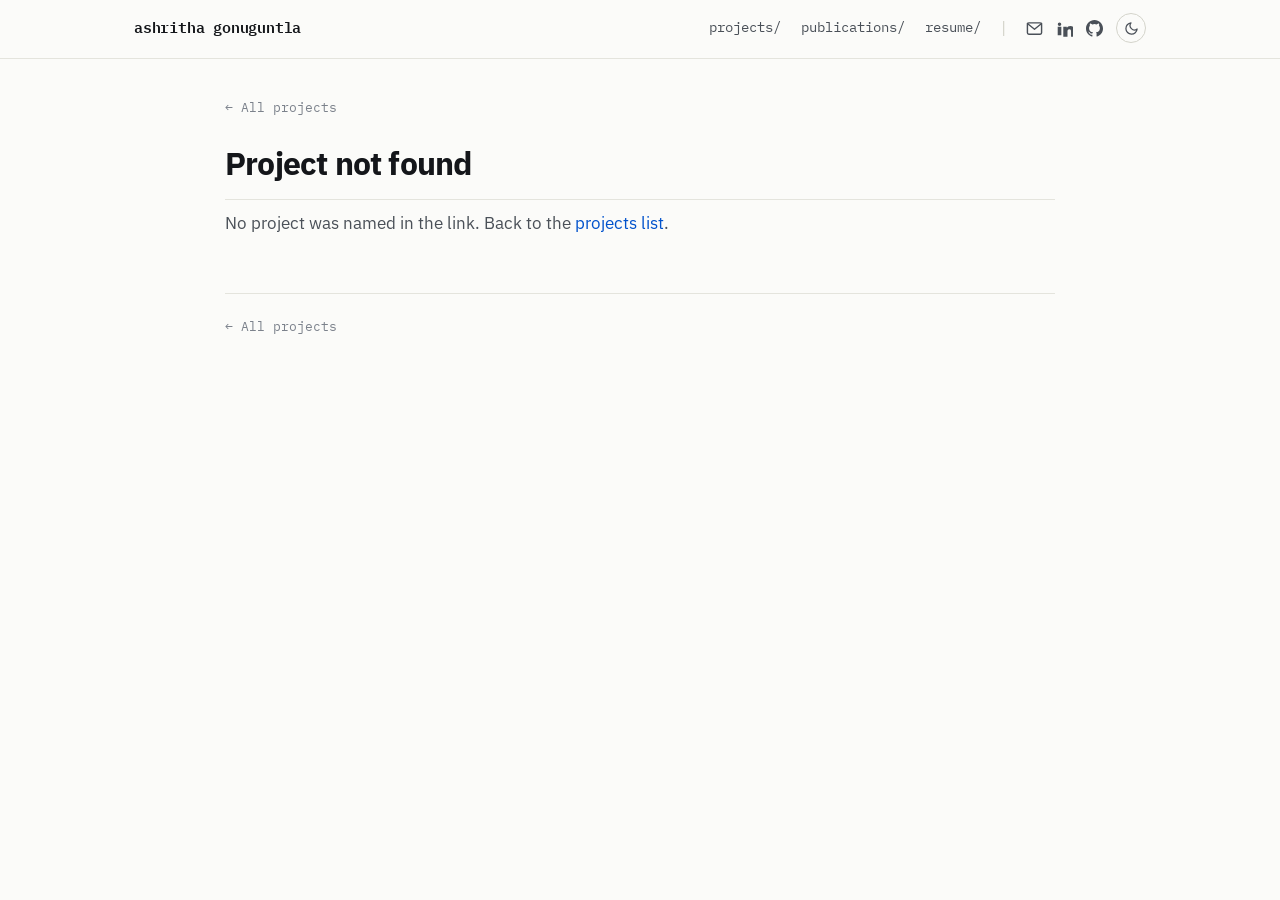
<file: projects/projects.html>
<!DOCTYPE html>
<html lang="en">
<head>
<meta charset="utf-8">
<meta name="viewport" content="width=device-width, initial-scale=1">
<title>Project | Ashritha Gonuguntla</title>
<link rel="icon" href="../assets/img/favicon.svg" type="image/svg+xml">
<link rel="preconnect" href="https://fonts.googleapis.com">
<link rel="preconnect" href="https://fonts.gstatic.com" crossorigin>
<link href="https://fonts.googleapis.com/css2?family=IBM+Plex+Mono:wght@400;500;600&family=IBM+Plex+Sans:ital,wght@0,400;0,500;0,600;0,700;1,400&display=swap" rel="stylesheet">
<link rel="stylesheet" href="../assets/css/site.css">
<link rel="stylesheet" href="../assets/css/project.css">
</head>
<body>

<nav class="nav">
  <div class="nav__inner">
    <a href="../index.html" class="nav__name">ashritha gonuguntla</a>
    <button class="nav__burger" aria-label="Menu" aria-expanded="false"><span></span><span></span><span></span></button>
    <div class="nav__right">
      <a href="../index.html#projects" class="nav__link">projects/</a>
      <a href="../index.html#publications" class="nav__link">publications/</a>
      <a href="../Ashritha_Gonuguntla_Resume.pdf" target="_blank" class="nav__link">resume/</a>
      <span class="nav__div">|</span>
      <div class="nav__icons">
        <a href="mailto:agonugun@cs.cmu.edu" aria-label="Email">
          <svg width="17" height="17" viewBox="0 0 24 24" fill="none" stroke="currentColor" stroke-width="2" stroke-linecap="round" stroke-linejoin="round"><rect x="2" y="4" width="20" height="16" rx="2"/><path d="M22 5l-10 8L2 5"/></svg>
        </a>
        <a href="https://linkedin.com/in/ashrithagonuguntla" target="_blank" rel="noopener" aria-label="LinkedIn">
          <svg width="17" height="17" viewBox="0 0 24 24" fill="currentColor"><path d="M4.98 3.5a2.5 2.5 0 1 1 0 5 2.5 2.5 0 0 1 0-5zM2.4 21.5h5.16V9.4H2.4v12.1zM10.3 9.4h4.94v1.66h.07c.69-1.24 2.37-2.55 4.88-2.55 5.22 0 6.18 3.24 6.18 7.46v7.53h-5.15v-6.68c0-1.6-.03-3.65-2.32-3.65-2.32 0-2.68 1.74-2.68 3.53v6.8H10.3V9.4z"/></svg>
        </a>
        <a href="https://github.com/AshrithaG" target="_blank" rel="noopener" aria-label="GitHub">
          <svg width="17" height="17" viewBox="0 0 24 24" fill="currentColor"><path d="M12 0C5.37 0 0 5.37 0 12c0 5.3 3.44 9.8 8.2 11.39.6.11.82-.26.82-.58 0-.28-.01-1.04-.01-2.04-3.34.72-4.04-1.61-4.04-1.61-.55-1.39-1.34-1.76-1.34-1.76-1.09-.74.08-.73.08-.73 1.2.08 1.84 1.24 1.84 1.24 1.07 1.83 2.81 1.3 3.5 1 .1-.78.42-1.3.76-1.6-2.67-.3-5.47-1.34-5.47-5.93 0-1.31.47-2.38 1.24-3.22-.14-.3-.54-1.52.1-3.18 0 0 1.01-.32 3.3 1.23a11.5 11.5 0 0 1 6 0c2.29-1.55 3.29-1.23 3.29-1.23.64 1.66.24 2.88.12 3.18.77.84 1.23 1.91 1.23 3.22 0 4.61-2.8 5.63-5.48 5.92.42.36.81 1.1.81 2.22 0 1.6-.01 2.9-.01 3.29 0 .32.21.69.83.57C20.57 21.8 24 17.3 24 12 24 5.37 18.63 0 12 0z"/></svg>
        </a>
        <button class="nav__toggle" aria-label="Toggle theme"></button>
      </div>
    </div>
  </div>
  <div class="scrollbar"></div>
</nav>

<main class="wrap">
  <div class="doc">
    <a class="backlink" href="../index.html#projects">&larr; All projects</a>
    <article id="doc" class="md"></article>
    <a class="backlink backlink--bottom" href="../index.html#projects">&larr; All projects</a>
  </div>
</main>

<button class="gotop" aria-label="Back to top">
  <svg width="18" height="18" viewBox="0 0 24 24" fill="none" stroke="currentColor" stroke-width="2.5" stroke-linecap="round" stroke-linejoin="round"><polyline points="18 15 12 9 6 15"/></svg>
</button>

<script src="../assets/js/site.js"></script>
<script src="../assets/js/project.js"></script>
</body>
</html>
</file>
<file: assets/css/site.css>
/* ============================================================
   ashrithag.github.io — base stylesheet
   ============================================================ */

:root {
  --bg:        #fbfbf9;
  --bg-alt:    #ffffff;
  --bg-sunk:   #f4f4f0;
  --ink:       #14161a;
  --ink-2:     #4a5058;
  --ink-3:     #7c828c;
  --line:      #e4e4dd;
  --line-2:    #d3d3ca;
  --accent:    #0052cc;
  --accent-2:  #003d99;
  --accent-soft: #eaf0fd;
  --cmu:       #c41230;
  --radius:    10px;
  --maxw:      1060px;
  --sans: "IBM Plex Sans", -apple-system, BlinkMacSystemFont, "Segoe UI", Helvetica, Arial, sans-serif;
  --mono: "IBM Plex Mono", ui-monospace, SFMono-Regular, Menlo, Consolas, monospace;
  --serif: "IBM Plex Serif", Georgia, serif;
}

html[data-theme="dark"] {
  --bg:        #0e1013;
  --bg-alt:    #15181d;
  --bg-sunk:   #1a1e24;
  --ink:       #eceef1;
  --ink-2:     #a8afb8;
  --ink-3:     #767d87;
  --line:      #262a31;
  --line-2:    #333943;
  --accent:    #6b9bff;
  --accent-2:  #93b6ff;
  --accent-soft: #16233d;
  --cmu:       #ff6b81;
}

* { box-sizing: border-box; }

html { scroll-behavior: smooth; scroll-padding-top: 90px; }
@media (prefers-reduced-motion: reduce) { html { scroll-behavior: auto; } }

body {
  margin: 0;
  background: var(--bg);
  color: var(--ink);
  font-family: var(--sans);
  font-size: 16.5px;
  line-height: 1.62;
  -webkit-font-smoothing: antialiased;
  text-rendering: optimizeLegibility;
}

a { color: var(--accent); text-decoration: none; }
a:hover { color: var(--accent-2); text-decoration: underline; text-underline-offset: 3px; }
img, video { max-width: 100%; }
::selection { background: var(--accent-soft); color: var(--ink); }

.cmu-red { color: var(--cmu); font-weight: 600; }

/* ---------- Nav ---------- */
.nav {
  position: sticky; top: 0; z-index: 60;
  background: color-mix(in srgb, var(--bg) 88%, transparent);
  backdrop-filter: saturate(180%) blur(12px);
  -webkit-backdrop-filter: saturate(180%) blur(12px);
  border-bottom: 1px solid var(--line);
}
.nav__inner {
  max-width: var(--maxw); margin: 0 auto;
  padding: 13px 24px;
  display: flex; align-items: center; justify-content: space-between; gap: 16px;
}
.nav__name {
  font-family: var(--mono); font-weight: 600; font-size: 15px;
  color: var(--ink); letter-spacing: -0.2px; white-space: nowrap;
}
.nav__name:hover { color: var(--accent); text-decoration: none; }
.nav__right { display: flex; align-items: center; gap: 20px; }
.nav__link {
  font-family: var(--mono); font-size: 13.5px; color: var(--ink-2);
  padding: 2px 0; border-bottom: 1.5px solid transparent;
}
.nav__link:hover, .nav__link.active { color: var(--accent); border-bottom-color: var(--accent); text-decoration: none; }
.nav__div { color: var(--line-2); user-select: none; }
.nav__icons { display: flex; align-items: center; gap: 13px; }
.nav__icons a { color: var(--ink-2); display: flex; }
.nav__icons a:hover { color: var(--accent); }
.nav__toggle {
  background: none; border: 1px solid var(--line-2); color: var(--ink-2);
  width: 30px; height: 30px; border-radius: 50%; cursor: pointer;
  display: flex; align-items: center; justify-content: center; padding: 0;
}
.nav__toggle:hover { color: var(--accent); border-color: var(--accent); }
.nav__burger { display: none; background: none; border: 0; cursor: pointer; padding: 6px; }
.nav__burger span { display: block; width: 20px; height: 2px; background: var(--ink); margin: 4px 0; border-radius: 2px; transition: .22s; }

.scrollbar { height: 2px; background: var(--accent); width: 0; transition: width .1s linear; }

/* ---------- Layout ---------- */
.wrap { max-width: var(--maxw); margin: 0 auto; padding: 0 24px 100px; }

.kicker {
  font-family: var(--mono); font-size: 12px; letter-spacing: 1.4px;
  text-transform: uppercase; color: var(--ink-3); margin: 0 0 8px;
}
.section-head { margin: 74px 0 26px; }
.section-head h2 {
  font-size: 29px; line-height: 1.2; margin: 0; letter-spacing: -0.6px; font-weight: 700;
}
.section-head p { color: var(--ink-2); margin: 9px 0 0; font-size: 15.5px; max-width: 62ch; }

/* ---------- Hero ---------- */
.hero {
  display: grid; grid-template-columns: 230px 1fr; gap: 46px;
  align-items: start; padding: 62px 0 8px;
}
.hero__photo {
  width: 230px; height: 230px; border-radius: 14px; overflow: hidden;
  background: var(--bg-sunk); border: 1px solid var(--line);
  display: flex; align-items: center; justify-content: center;
}
.hero__photo img { width: 100%; height: 100%; object-fit: cover; display: block; }
.hero__ph { text-align: center; color: var(--ink-3); font-family: var(--mono); font-size: 11.5px; padding: 14px; line-height: 1.5; }
.hero__ph b { display: block; font-size: 44px; color: var(--line-2); letter-spacing: 2px; margin-bottom: 6px; }
.hero h1 { font-size: 33px; line-height: 1.24; margin: 0 0 4px; letter-spacing: -0.8px; font-weight: 700; }
.hero__role {
  font-family: var(--mono); font-size: 13.5px; color: var(--ink-3);
  margin: 0 0 18px; letter-spacing: .2px;
}
.hero p { margin: 0 0 14px; color: var(--ink-2); max-width: 64ch; }
.hero p strong { color: var(--ink); font-weight: 600; }
.hero__cta { display: flex; flex-wrap: wrap; gap: 10px; margin-top: 22px; }
.btn {
  font-family: var(--mono); font-size: 13px; padding: 8px 15px;
  border-radius: 7px; border: 1px solid var(--line-2); color: var(--ink);
  background: var(--bg-alt); transition: .16s;
}
.btn:hover { border-color: var(--accent); color: var(--accent); text-decoration: none; transform: translateY(-1px); }
.btn--solid { background: var(--accent); border-color: var(--accent); color: #fff; }
.btn--solid:hover { background: var(--accent-2); border-color: var(--accent-2); color: #fff; }

.avail {
  display: inline-flex; align-items: center; gap: 7px; margin-bottom: 14px;
  font-family: var(--mono); font-size: 12px; color: var(--ink-2);
  background: var(--accent-soft); border: 1px solid color-mix(in srgb, var(--accent) 26%, transparent);
  padding: 4px 11px; border-radius: 100px;
}
.avail i { width: 6px; height: 6px; border-radius: 50%; background: #14a44d; display: block; }

/* ---------- Publications ---------- */
.pubs { display: flex; flex-direction: column; gap: 0; }
.pub {
  display: grid; grid-template-columns: 132px 1fr; gap: 22px;
  padding: 22px 0; border-top: 1px solid var(--line);
}
.pub:last-child { border-bottom: 1px solid var(--line); }
.pub__venue { font-family: var(--mono); font-size: 12px; line-height: 1.5; }
.pub__badge {
  display: inline-block; padding: 2px 8px; border-radius: 5px;
  background: var(--accent-soft); color: var(--accent);
  border: 1px solid color-mix(in srgb, var(--accent) 22%, transparent);
  font-weight: 600; letter-spacing: .3px;
}
.pub__badge--review { background: var(--bg-sunk); color: var(--ink-3); border-color: var(--line-2); }
.pub__year { display: block; color: var(--ink-3); margin-top: 6px; }
.pub h3 { margin: 0 0 6px; font-size: 17px; line-height: 1.4; font-weight: 600; letter-spacing: -0.2px; }
.pub h3 a { color: var(--ink); }
.pub h3 a:hover { color: var(--accent); }
.pub__meta { font-family: var(--mono); font-size: 12.5px; color: var(--ink-3); margin: 0 0 8px; }
.pub p { margin: 0; color: var(--ink-2); font-size: 15px; }
.pub__links { margin-top: 9px; display: flex; gap: 14px; font-family: var(--mono); font-size: 12.5px; }

/* ---------- Project grid ---------- */
.filters { display: flex; flex-wrap: wrap; gap: 7px; margin: 0 0 26px; }
.filter {
  font-family: var(--mono); font-size: 12px; padding: 5px 11px; border-radius: 100px;
  border: 1px solid var(--line-2); background: var(--bg-alt); color: var(--ink-2);
  cursor: pointer; transition: .15s;
}
.filter:hover { border-color: var(--accent); color: var(--accent); }
.filter.on { background: var(--accent); border-color: var(--accent); color: #fff; }

.grid { display: grid; grid-template-columns: repeat(auto-fill, minmax(310px, 1fr)); gap: 22px; }
.card {
  display: flex; flex-direction: column; overflow: hidden;
  background: var(--bg-alt); border: 1px solid var(--line);
  border-radius: var(--radius); transition: .2s ease; color: inherit;
}
.card:hover {
  text-decoration: none; transform: translateY(-3px);
  border-color: color-mix(in srgb, var(--accent) 45%, var(--line));
  box-shadow: 0 10px 26px -14px rgba(20,22,26,.28);
}
html[data-theme="dark"] .card:hover { box-shadow: 0 10px 26px -12px rgba(0,0,0,.7); }
.card__media {
  aspect-ratio: 16 / 9; background: var(--bg-sunk);
  border-bottom: 1px solid var(--line); overflow: hidden;
  display: flex; align-items: center; justify-content: center; position: relative;
}
.card__media img, .card__media video { width: 100%; height: 100%; object-fit: cover; display: block; }
.card__ph {
  font-family: var(--mono); font-size: 11px; color: var(--ink-3);
  letter-spacing: 1.2px; text-transform: uppercase; text-align: center; padding: 12px;
}
.card__ph b { display: block; font-size: 26px; letter-spacing: -1px; color: var(--line-2); text-transform: none; margin-bottom: 4px; }
.card__body { padding: 16px 17px 17px; display: flex; flex-direction: column; flex: 1; }
.card__title { margin: 0 0 7px; font-size: 16.5px; line-height: 1.32; font-weight: 600; letter-spacing: -0.25px; color: var(--ink); }
.card p { margin: 0 0 13px; font-size: 14.2px; color: var(--ink-2); line-height: 1.55; flex: 1; }
.card__tags { display: flex; flex-wrap: wrap; gap: 6px; }
.tag {
  font-family: var(--mono); font-size: 10.5px; letter-spacing: .4px;
  padding: 3px 8px; border-radius: 4px; background: var(--bg-sunk);
  color: var(--ink-3); border: 1px solid var(--line);
}
.card__note {
  font-family: var(--mono); font-size: 11px; color: var(--accent);
  margin: 0 0 8px; letter-spacing: .3px;
}

/* ---------- Experience ---------- */
.xp { border-top: 1px solid var(--line); }
.xp__row {
  display: grid; grid-template-columns: 158px 1fr 132px; gap: 20px;
  padding: 15px 0; border-bottom: 1px solid var(--line); align-items: baseline;
}
.xp__org { font-weight: 600; font-size: 15.5px; }
.xp__role { color: var(--ink-2); font-size: 15px; }
.xp__date { font-family: var(--mono); font-size: 12.5px; color: var(--ink-3); text-align: right; }

/* ---------- Toolchain ---------- */
.tools { display: grid; grid-template-columns: repeat(auto-fit, minmax(240px, 1fr)); gap: 26px 34px; }
.tools h4 {
  font-family: var(--mono); font-size: 11.5px; letter-spacing: 1.1px; text-transform: uppercase;
  color: var(--ink-3); margin: 0 0 11px; padding-bottom: 8px; border-bottom: 1px solid var(--line);
}
.tools__tags { display: flex; flex-wrap: wrap; gap: 6px; }
.tools__tags span {
  font-family: var(--mono); font-size: 11.5px; padding: 3.5px 9px; border-radius: 5px;
  background: var(--bg-alt); border: 1px solid var(--line); color: var(--ink-2);
}

/* ---------- Footer ---------- */
.footer {
  border-top: 1px solid var(--line); margin-top: 76px; padding: 26px 0 0;
  display: flex; justify-content: space-between; flex-wrap: wrap; gap: 12px;
  font-family: var(--mono); font-size: 12.5px; color: var(--ink-3);
}
.footer a { color: var(--ink-2); }

/* ---------- Go top ---------- */
.gotop {
  position: fixed; right: 22px; bottom: 22px; width: 40px; height: 40px;
  border-radius: 50%; border: 1px solid var(--line-2); background: var(--bg-alt);
  color: var(--ink-2); cursor: pointer; display: none; align-items: center; justify-content: center;
  z-index: 50; box-shadow: 0 4px 14px -6px rgba(0,0,0,.3);
}
.gotop.show { display: flex; }
.gotop:hover { color: var(--accent); border-color: var(--accent); }

/* ---------- Responsive ---------- */
@media (max-width: 860px) {
  .hero { grid-template-columns: 1fr; gap: 26px; padding-top: 40px; }
  .hero__photo { width: 154px; height: 154px; }
  .hero h1 { font-size: 27px; }
  .pub { grid-template-columns: 1fr; gap: 8px; }
  .pub__year { display: inline; margin-left: 8px; }
  .xp__row { grid-template-columns: 1fr; gap: 2px; padding: 13px 0; }
  .xp__date { text-align: left; }
}
@media (max-width: 720px) {
  body { font-size: 16px; }
  .wrap { padding: 0 18px 70px; }
  .nav__inner { padding: 11px 18px; }
  .nav__burger { display: block; }
  .nav__right {
    position: absolute; top: 100%; right: 0; left: 0;
    background: var(--bg-alt); border-bottom: 1px solid var(--line);
    flex-direction: column; align-items: flex-start; gap: 4px; padding: 14px 18px 18px;
    display: none;
  }
  .nav__right.open { display: flex; }
  .nav__div { display: none; }
  .nav__icons { margin-top: 8px; gap: 18px; }
  .grid { grid-template-columns: 1fr; }
  .section-head { margin: 52px 0 20px; }
  .section-head h2 { font-size: 24px; }
}

/* ============================================================
   Academic-homepage layer (2026-09-08)
   Adds: research prose, news feed, prose experience, education,
   interest chips, scrambled email. Reuses the existing tokens.
   ============================================================ */

/* the name now sits alone as an H1, so it can be larger and calmer */
.hero h1 { font-size: 38px; margin-bottom: 14px; }

/* photo column becomes a stack: portrait + contact block */
.hero__photo {
  width: 230px; height: auto; border: 0; background: none;
  border-radius: 0; overflow: visible; display: block;
}
.hero__photo > .hero__ph,
.hero__photo > .hero__img {
  width: 230px; height: 230px; border-radius: 14px; object-fit: cover;
  background: var(--bg-sunk); border: 1px solid var(--line);
  display: flex; align-items: center; justify-content: center;
}
/* the display:flex above outranks the hidden attribute's UA display:none,
   so the placeholder needs this or it renders alongside the photo */
.hero__photo > [hidden] { display: none !important; }
.hero__mail {
  font-family: var(--mono); font-size: 12px; color: var(--ink-3);
  margin: 16px 0 0 !important; line-height: 1.9; max-width: none !important;
}
.scram { color: var(--ink-2); word-break: break-all; }
.unscram {
  font-family: var(--mono); font-size: 11px; margin-top: 4px; cursor: pointer;
  background: none; border: 0; border-bottom: 1px dashed var(--line-2);
  color: var(--accent); padding: 0;
}
.unscram:hover { color: var(--accent-2); border-bottom-style: solid; }

/* a slot the page owner still has to fill */
.todo {
  border-left: 3px solid var(--line-2); padding: 10px 0 10px 14px;
  background: var(--bg-sunk); color: var(--ink-3) !important;
  font-style: italic; border-radius: 0 6px 6px 0;
}

/* interest / coursework chips */
.chips { display: flex; flex-wrap: wrap; gap: 7px; }
.chips span {
  font-family: var(--mono); font-size: 12px; padding: 5px 11px; border-radius: 20px;
  background: var(--accent-soft); border: 1px solid transparent; color: var(--accent-2);
}
.chips--sm span {
  font-size: 11.5px; padding: 3.5px 9px; border-radius: 5px;
  background: var(--bg-alt); border-color: var(--line); color: var(--ink-2);
}

/* research narrative */
.prose { max-width: 74ch; }
.prose p { color: var(--ink-2); margin: 0 0 17px; }
.prose p:first-child {
  font-size: 18.5px; line-height: 1.55; color: var(--ink); font-weight: 500;
}
.prose a { font-weight: 500; }

/* news feed */
.news { list-style: none; margin: 0; padding: 0; max-width: 82ch; }
.news li {
  display: grid; grid-template-columns: 92px 1fr; gap: 18px;
  padding: 11px 0; border-bottom: 1px solid var(--line);
  color: var(--ink-2); font-size: 15.5px; align-items: baseline;
  /* both children must be elements: a bare text node would become its own grid cell */
}
.news li:first-child { border-top: 1px solid var(--line); }
.news__d {
  font-family: var(--mono); font-size: 12px; color: var(--ink-3);
  letter-spacing: .3px; white-space: nowrap;
}
.news strong { color: var(--ink); font-weight: 600; }

/* experience and education as prose entries */
.xpp, .edu { border-top: 1px solid var(--line); }
.xpp__item { padding: 20px 0; border-bottom: 1px solid var(--line); }
.xpp__head {
  display: flex; justify-content: space-between; align-items: baseline;
  gap: 18px; flex-wrap: wrap;
}
.xpp__head h3 { font-size: 17.5px; margin: 0; font-weight: 650; letter-spacing: -0.2px; }
.xpp__date { font-family: var(--mono); font-size: 12.5px; color: var(--ink-3); white-space: nowrap; }
.xpp__org { font-size: 14.5px; color: var(--ink-3); margin: 3px 0 10px !important; }
.xpp__item > p { color: var(--ink-2); margin: 0; max-width: 78ch; font-size: 15.5px; }
.xpp__item h4 {
  font-family: var(--mono); font-size: 11.5px; letter-spacing: 1.1px; text-transform: uppercase;
  color: var(--ink-3); margin: 18px 0 9px;
}
.plain { list-style: none; margin: 0; padding: 0; }
.plain li {
  color: var(--ink-2); font-size: 15px; padding: 3px 0 3px 15px; position: relative;
}
.plain li::before {
  content: ""; position: absolute; left: 0; top: 13px;
  width: 5px; height: 5px; border-radius: 50%; background: var(--line-2);
}
.edu { display: grid; grid-template-columns: repeat(auto-fit, minmax(330px, 1fr)); gap: 0 44px; }

@media (max-width: 760px) {
  .hero__photo, .hero__photo > .hero__ph, .hero__photo > .hero__img { width: 100%; }
  .hero__photo > .hero__ph, .hero__photo > .hero__img { height: 260px; }
  .hero h1 { font-size: 31px; }
  .news li { grid-template-columns: 1fr; gap: 2px; }
  .prose p:first-child { font-size: 17px; }
}
</file>
<file: assets/css/project.css>
/* ============================================================
   project detail page — markdown rendering
   ============================================================ */

.doc { max-width: 830px; margin: 0 auto; padding: 34px 0 0; }

.backlink {
  font-family: var(--mono); font-size: 13px; color: var(--ink-3);
  display: inline-block; margin-bottom: 26px;
}
.backlink:hover { color: var(--accent); text-decoration: none; }
.backlink--bottom { margin: 56px 0 0; padding-top: 22px; border-top: 1px solid var(--line); display: block; }

.md h1 {
  font-size: 32px; line-height: 1.22; letter-spacing: -0.8px; font-weight: 700;
  margin: 0 0 10px; padding-bottom: 16px; border-bottom: 1px solid var(--line);
}
.md h2 {
  font-size: 22px; letter-spacing: -0.4px; font-weight: 650;
  margin: 44px 0 12px; padding-bottom: 7px; border-bottom: 1px solid var(--line);
}
.md h3 { font-size: 17.5px; font-weight: 650; margin: 28px 0 8px; letter-spacing: -0.15px; }
.md h4 {
  font-family: var(--mono); font-size: 12.5px; letter-spacing: 1px; text-transform: uppercase;
  color: var(--ink-3); margin: 24px 0 8px; font-weight: 600;
}
.md p { margin: 0 0 15px; color: var(--ink-2); }
.md strong { color: var(--ink); font-weight: 650; }
.md ul, .md ol { margin: 0 0 16px; padding-left: 22px; color: var(--ink-2); }
.md li { margin-bottom: 6px; }
.md li > ul, .md li > ol { margin: 6px 0 0; }
.md hr { border: 0; border-top: 1px solid var(--line); margin: 34px 0; }

.md code {
  font-family: var(--mono); font-size: 0.875em;
  background: var(--bg-sunk); border: 1px solid var(--line);
  padding: 1px 5px; border-radius: 4px; color: var(--ink);
}
.md pre {
  background: var(--bg-sunk); border: 1px solid var(--line); border-radius: 8px;
  padding: 15px 17px; overflow-x: auto; margin: 0 0 18px; line-height: 1.55;
}
.md pre code { background: none; border: 0; padding: 0; font-size: 13px; color: var(--ink); }

.md blockquote {
  margin: 0 0 18px; padding: 12px 18px;
  border-left: 3px solid var(--accent); background: var(--accent-soft);
  border-radius: 0 7px 7px 0; color: var(--ink-2);
}
.md blockquote p:last-child { margin-bottom: 0; }

.md table {
  width: 100%; border-collapse: collapse; margin: 0 0 20px;
  font-size: 14.2px; font-variant-numeric: tabular-nums;
}
.md thead th {
  text-align: left; font-family: var(--mono); font-size: 11.5px; letter-spacing: .6px;
  text-transform: uppercase; color: var(--ink-3); font-weight: 600;
  padding: 9px 12px; border-bottom: 1.5px solid var(--line-2); white-space: nowrap;
}
.md tbody td { padding: 9px 12px; border-bottom: 1px solid var(--line); color: var(--ink-2); }
.md tbody tr:hover td { background: var(--bg-sunk); }
.md td strong { color: var(--ink); }
.table-scroll { overflow-x: auto; margin-bottom: 20px; }
.table-scroll table { margin-bottom: 0; }

/* --- media --- */
.md img { border-radius: 8px; border: 1px solid var(--line); display: block; }
.md figure { margin: 0 0 22px; }
.md figure img, .md figure video { width: 100%; border-radius: 8px; border: 1px solid var(--line); display: block; }
.md figcaption {
  font-family: var(--mono); font-size: 12px; color: var(--ink-3);
  margin-top: 8px; text-align: center; line-height: 1.5;
}
.embed {
  position: relative; padding-bottom: 56.25%; height: 0;
  border-radius: 8px; overflow: hidden; border: 1px solid var(--line); margin-bottom: 8px;
}
.embed iframe { position: absolute; inset: 0; width: 100%; height: 100%; border: 0; }

/* side-by-side text + figure */
.beside { display: grid; grid-template-columns: 1fr 340px; gap: 28px; align-items: start; margin-bottom: 22px; }
.beside--left { grid-template-columns: 340px 1fr; }
.beside > figure { margin-bottom: 0; }

/* placeholder box for media not added yet */
.ph {
  aspect-ratio: 16 / 9; background: var(--bg-sunk); border: 1px dashed var(--line-2);
  border-radius: 8px; display: flex; align-items: center; justify-content: center;
  font-family: var(--mono); font-size: 12px; color: var(--ink-3);
  text-align: center; padding: 18px; line-height: 1.6;
}

/* --- header block --- */
.md .meta {
  display: flex; flex-wrap: wrap; gap: 8px 22px; margin: 0 0 8px;
  font-family: var(--mono); font-size: 12.5px; color: var(--ink-3);
}
.md .meta b { color: var(--ink-2); font-weight: 500; }
.doclinks { display: flex; flex-wrap: wrap; gap: 9px; margin: 18px 0 30px; }

/* --- key results strip --- */
.stats { display: grid; grid-template-columns: repeat(auto-fit, minmax(158px, 1fr)); gap: 1px;
  background: var(--line); border: 1px solid var(--line); border-radius: 9px; overflow: hidden; margin: 0 0 26px; }
.stat { background: var(--bg-alt); padding: 15px 16px; }
.stat b { display: block; font-size: 23px; font-weight: 700; letter-spacing: -0.7px; color: var(--ink); line-height: 1.15; }
.stat span { display: block; font-family: var(--mono); font-size: 11px; color: var(--ink-3); margin-top: 5px; line-height: 1.45; }

@media (max-width: 760px) {
  .md h1 { font-size: 25px; }
  .md h2 { font-size: 19.5px; margin-top: 34px; }
  .beside, .beside--left { grid-template-columns: 1fr; gap: 16px; }
  .doc { padding-top: 22px; }
}
</file>
